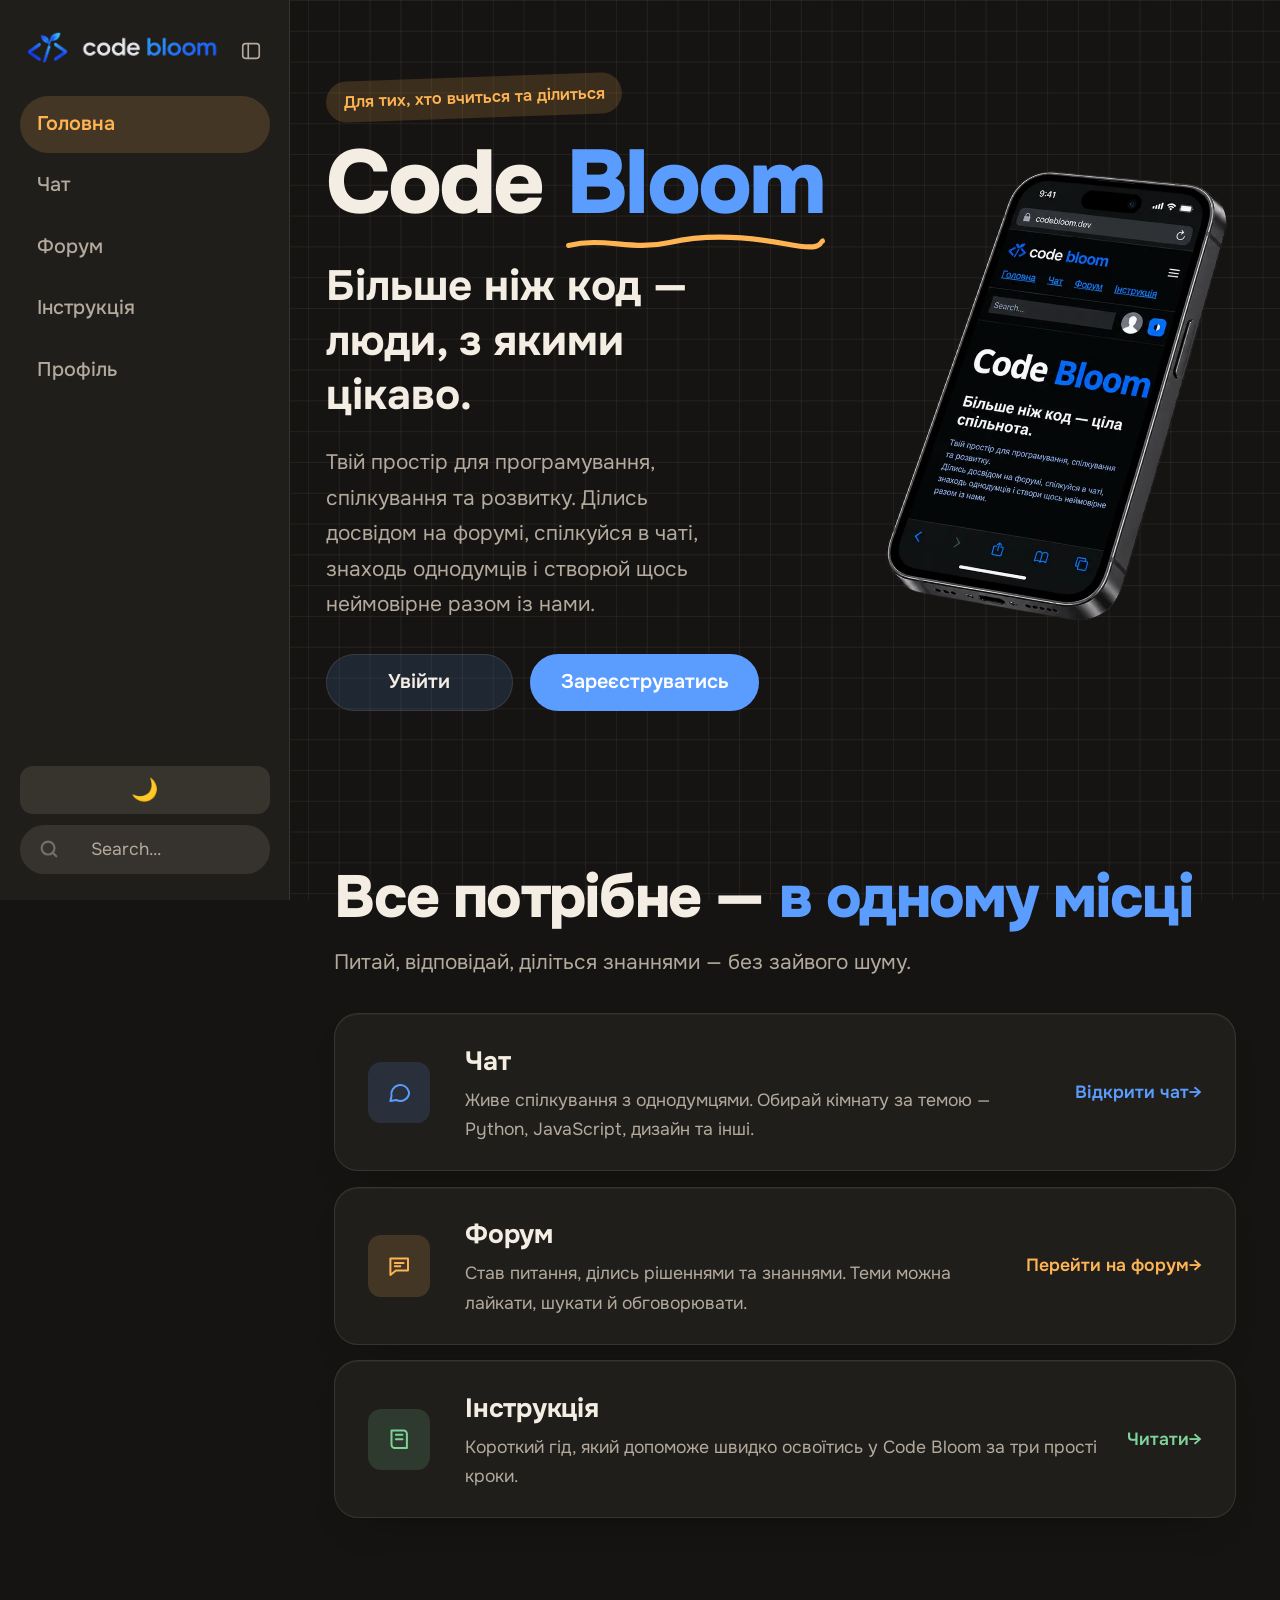
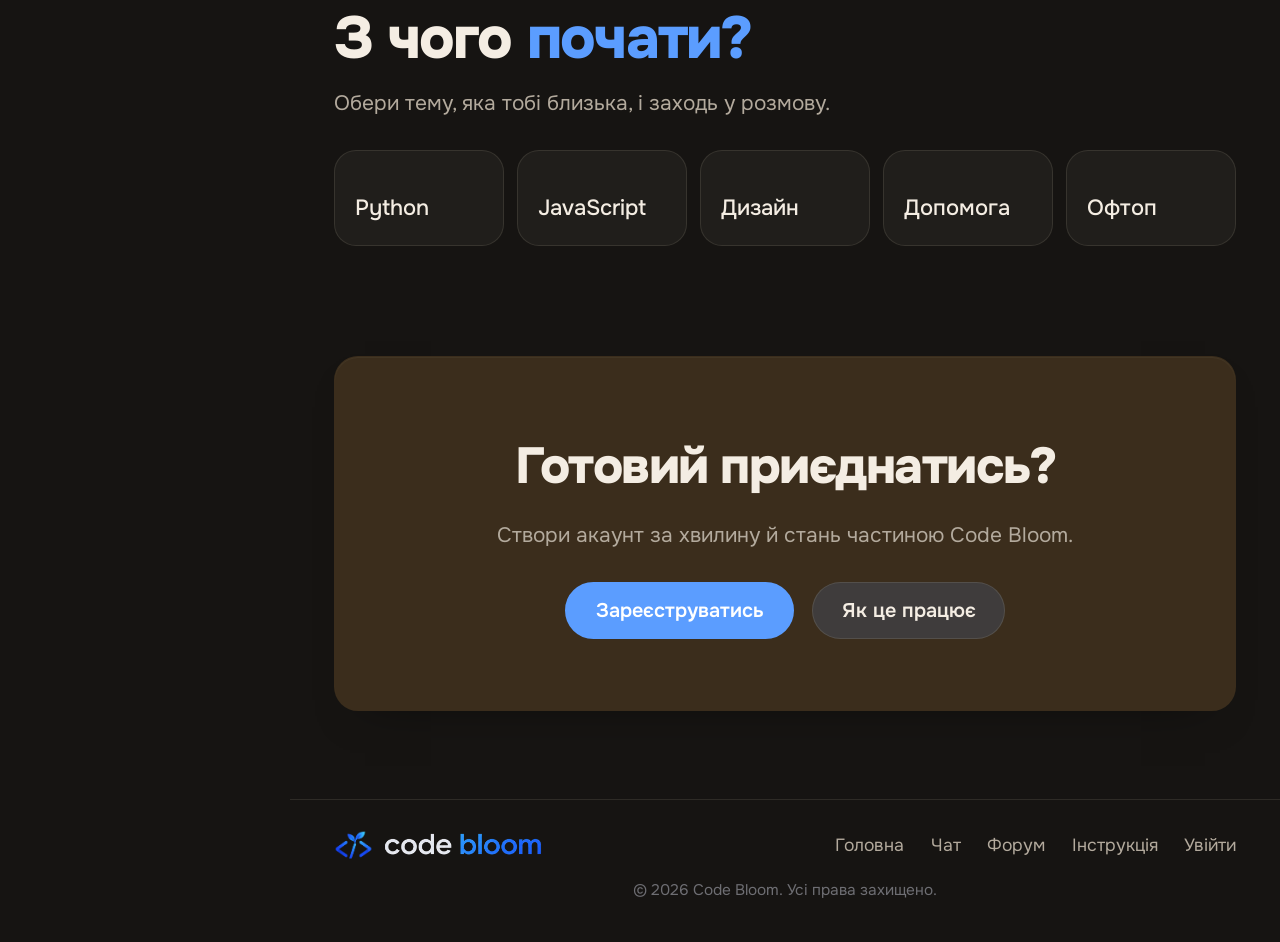
<file: index.html>
<!DOCTYPE html>
<html lang="uk">
  <head>
    <meta charset="UTF-8">
    <meta name="viewport" content="width=device-width, initial-scale=1.0">
    <title>Code Bloom</title>
    <link rel="stylesheet" href="../css/style.css">
    <link rel="stylesheet" href="../css/header.css">
    <link rel="stylesheet" href="../css/theme.css?v=3">
    
    <script src="../js/theme.js?v=4"></script>
    <script src="../js/session.js?v=4"></script>
  <link rel="preconnect" href="https://fonts.googleapis.com">
    <link rel="stylesheet" href="https://fonts.googleapis.com/css2?family=Onest:wght@400;500;600;700;800&display=swap">
    <script src="../js/sidebar.js?v=4"></script>
    <link rel="stylesheet" href="../css/human.css">
    <link rel="stylesheet" href="../css/responsive.css?v=5">
  </head>
  <body>
    <div class="header">
        <div class="left_part">
            <div class="logo_div">
                <a href="index.html"><img class="logo_img" src="../images/logo_main.png" alt=""> <img class="logo_img" src="../images/logo_text_main.png" alt=""></a>
            </div>
        </div>
        <div class="middle_part">
            <a class="header_link" href="index.html" aria-current="page">Головна</a>
            <a class="header_link" href="chat.html">Чат</a>
            <a class="header_link" href="forum.html">Форум</a>
            <a class="header_link" href="ins.html">Інструкція</a>
            <a class="header_link" href="profile.html">Профіль</a>
        </div>
        <div class="right_part">
            <input class="search_input" type="search" placeholder="    Search...">
            <a class="avatar_link user-only" href="profile.html" aria-label="Профіль"><img height="60px" src="../images/images.png" alt=""></a>
            <button class="logout user-only js-logout" type="button">Вийти</button>
            <button class="theme_switch">🌓</button>
        </div>
    </div>
    
    <main>
        <div class="hero_wrap">
            <section class="hero">
                <div class="hero-left">
                    <p class="hero-badge">Для тих, хто вчиться та ділиться</p>
                    <h1 class="hero-title">
                        Code <span>Bloom</span>
                    </h1>
                </div>

                <div class="hero-right">
                    <h2>Більше ніж код — люди, з якими цікаво.</h2>
                    <p>
                        Твій простір для програмування, спілкування та розвитку.
                        Ділись досвідом на форумі, спілкуйся в чаті,
                        знаходь однодумців і створюй щось неймовірне разом із нами.
                    </p>
                </div>

                <div class="auth-buttons guest-only">
                    <a href="login.html" class="btn btn-login">Увійти</a>
                    <a href="register.html" class="btn btn-register">Зареєструватись</a>
                </div>
                <div class="auth-buttons user-only">
                    <a href="chat.html" class="btn btn-register">Відкрити чат</a>
                    <a href="forum.html" class="btn btn-login">Перейти на форум</a>
                </div>
            </section>

            <div class="phone_img">
                <img src="../images/phone_main.webp" width="1100" height="825" alt="Code Bloom на телефоні">
            </div>
        </div>

        <section class="block" id="features">
            <h2 class="block-title">Все потрібне — <span>в одному місці</span></h2>
            <p class="block-sub">Питай, відповідай, діліться знаннями — без зайвого шуму.</p>
            <div class="cards">
                <a class="card" href="chat.html">
                    <span class="card-icon"><svg viewBox="0 0 24 24" aria-hidden="true"><path d="M21 12a8 8 0 0 1-11.6 7.1L4 20l1-4.6A8 8 0 1 1 21 12Z"/></svg></span>
                    <h3>Чат</h3>
                    <p>Живе спілкування з однодумцями. Обирай кімнату за темою — Python, JavaScript, дизайн та інші.</p>
                    <span class="card-more">Відкрити чат</span>
                </a>
                <a class="card" href="forum.html">
                    <span class="card-icon"><svg viewBox="0 0 24 24" aria-hidden="true"><path d="M4 5h16v11H9l-5 4V5Z"/><path d="M8 9h8M8 12h5"/></svg></span>
                    <h3>Форум</h3>
                    <p>Став питання, ділись рішеннями та знаннями. Теми можна лайкати, шукати й обговорювати.</p>
                    <span class="card-more">Перейти на форум</span>
                </a>
                <a class="card" href="ins.html">
                    <span class="card-icon"><svg viewBox="0 0 24 24" aria-hidden="true"><path d="M5 4h11a3 3 0 0 1 3 3v13H8a3 3 0 0 1-3-3V4Z"/><path d="M9 8h6M9 12h6"/></svg></span>
                    <h3>Інструкція</h3>
                    <p>Короткий гід, який допоможе швидко освоїтись у Code Bloom за три прості кроки.</p>
                    <span class="card-more">Читати</span>
                </a>
            </div>
        </section>

        <section class="block">
            <h2 class="block-title">З чого <span>почати?</span></h2>
            <p class="block-sub">Обери тему, яка тобі близька, і заходь у розмову.</p>
            <div class="chips">
                <a class="chip" href="forum.html?cat=python">Python</a>
                <a class="chip" href="forum.html?cat=js">JavaScript</a>
                <a class="chip" href="forum.html?cat=design">Дизайн</a>
                <a class="chip" href="forum.html?cat=help">Допомога</a>
                <a class="chip" href="forum.html?cat=offtop">Офтоп</a>
            </div>
        </section>

        <section class="cta">
            <h2 class="guest-only">Готовий приєднатись?</h2>
            <p class="guest-only">Створи акаунт за хвилину й стань частиною Code Bloom.</p>
            <div class="auth-buttons cta-buttons guest-only">
                <a href="register.html" class="btn btn-register">Зареєструватись</a>
                <a href="ins.html" class="btn btn-login">Як це працює</a>
            </div>
            <h2 class="user-only">З поверненням, <span class="js-nick"></span>!</h2>
            <p class="user-only">Обговорення й друзі вже чекають на тебе.</p>
            <div class="auth-buttons cta-buttons user-only">
                <a href="chat.html" class="btn btn-register">Відкрити чат</a>
                <a href="forum.html" class="btn btn-login">Перейти на форум</a>
            </div>
        </section>
    </main>

    <footer class="footer">
        <a class="footer-brand" href="index.html"><img src="../images/logo_main.png" alt=""> <img src="../images/logo_text_main.png" alt="Code Bloom"></a>
        <nav class="footer-links" aria-label="Нижня навігація">
            <a href="index.html">Головна</a>
            <a href="chat.html">Чат</a>
            <a href="forum.html">Форум</a>
            <a href="ins.html">Інструкція</a>
            <a class="guest-only" href="login.html">Увійти</a>
            <a class="user-only js-logout" href="#">Вийти</a>
        </nav>
        <p class="footer-copy">© 2026 Code Bloom. Усі права захищено.</p>
    </footer>
    <script src="../js/script.js"></script>
  </body>
</html>
</file>
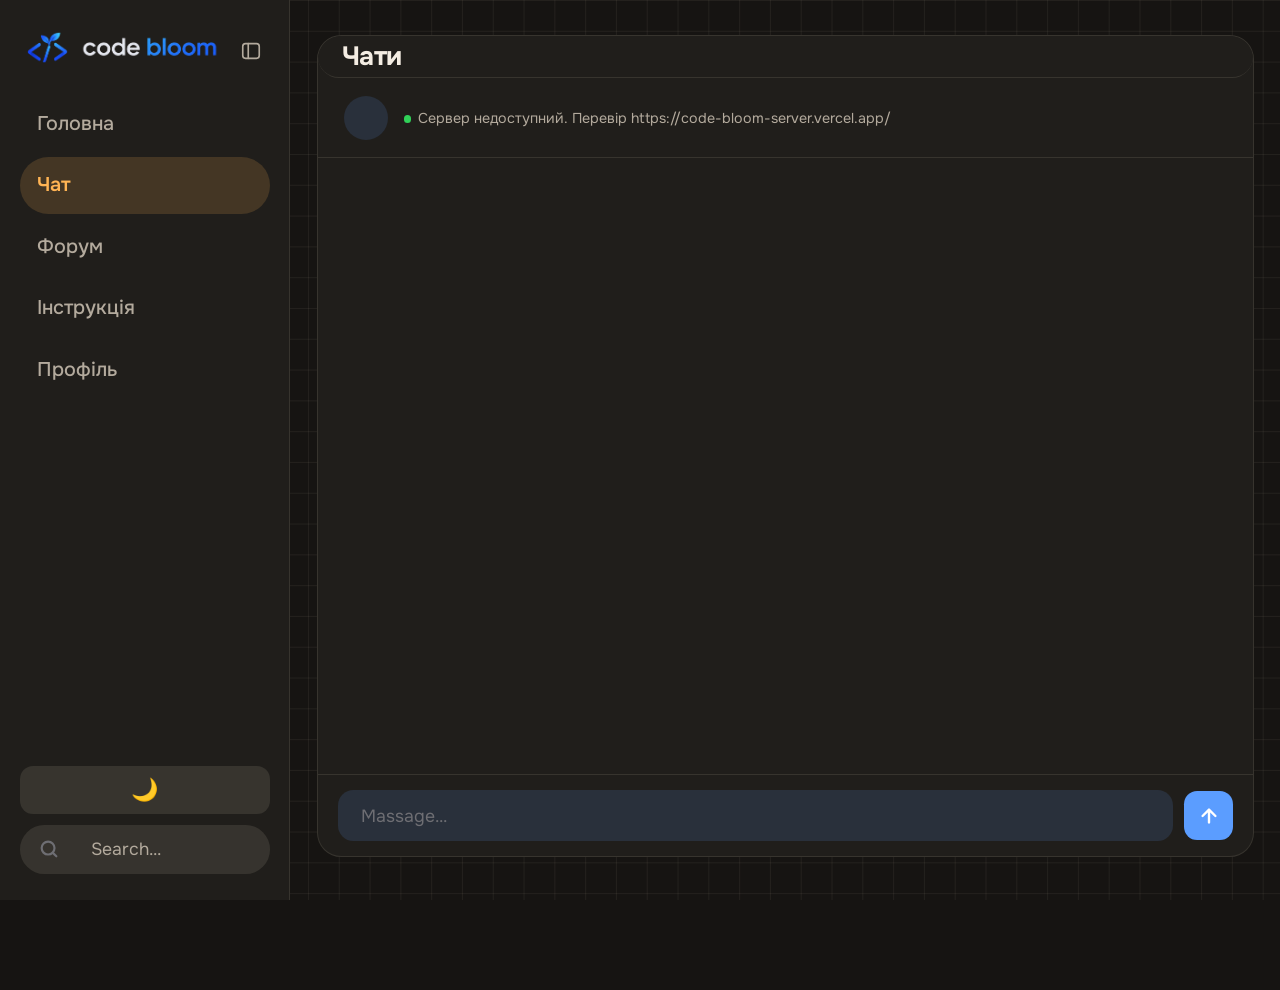
<file: chat.html>
<!DOCTYPE html>
<html lang="uk">
<head>
    <meta charset="UTF-8">
    <meta name="viewport" content="width=device-width, initial-scale=1.0">
    <title>Чат — Code Bloom</title>
    <link rel="stylesheet" href="../css/chat.css?v=6">
    <link rel="stylesheet" href="../css/header.css">
    <link rel="stylesheet" href="../css/theme.css?v=3">
    <script src="../js/theme.js?v=4"></script>
    <script src="../js/session.js?v=4"></script>
<link rel="preconnect" href="https://fonts.googleapis.com">
    <link rel="stylesheet" href="https://fonts.googleapis.com/css2?family=Onest:wght@400;500;600;700;800&display=swap">
    <script src="../js/sidebar.js?v=4"></script>
    <link rel="stylesheet" href="../css/human.css">
    <link rel="stylesheet" href="../css/responsive.css?v=5">
  </head>
<body>
    <div class="header">
        <div class="left_part">
            <div class="logo_div">
                <a href="index.html"><img class="logo_img" src="../images/logo_main.png" alt=""> <img class="logo_img" src="../images/logo_text_main.png" alt=""></a>
            </div>
        </div>
        <div class="middle_part">
            <a class="header_link" href="index.html">Головна</a>
            <a class="header_link" href="chat.html" aria-current="page">Чат</a>
            <a class="header_link" href="forum.html">Форум</a>
            <a class="header_link" href="ins.html">Інструкція</a>
            <a class="header_link" href="profile.html">Профіль</a>
        </div>
        <div class="right_part">
            <input class="search_input" type="search" placeholder="    Search...">
            <a class="avatar_link user-only" href="profile.html" aria-label="Профіль"><img height="60px" src="../images/images.png" alt=""></a>
            <button class="logout user-only js-logout" type="button">Вийти</button>
            <button class="theme_switch">🌓</button>
        </div>
    </div>

    <main>
        <div class="main_chat">
            <aside class="rooms">
                <h2 class="rooms_title">Чати</h2>
                <div class="rooms_list" id="rooms"></div>
            </aside>

            <section class="chat_view">
                <div class="chat_head">
                    <div class="room_icon" id="head_icon"></div>
                    <div>
                        <div class="chat_title" id="head_title"></div>
                        <div class="chat_status" id="head_status"></div>
                    </div>
                </div>

                <div class="chat_massages" id="messages" aria-live="polite"></div>

                <form class="composer" id="composer" autocomplete="off">
                    <input type="text" class="massage_input" placeholder="Massage..." aria-label="Massage">
                    <button class="send" type="submit" aria-label="Надіслати">
                        <svg viewBox="0 0 24 24" fill="none" stroke="currentColor" stroke-width="2.6" stroke-linecap="round" stroke-linejoin="round"><path d="M12 19V5M5 12l7-7 7 7"/></svg>
                    </button>
                </form>
            </section>
        </div>
    </main>

    <script src="../js/api.js?v=7"></script>
    <script src="../js/chat.js?v=6"></script>
</body>
</html>
</file>
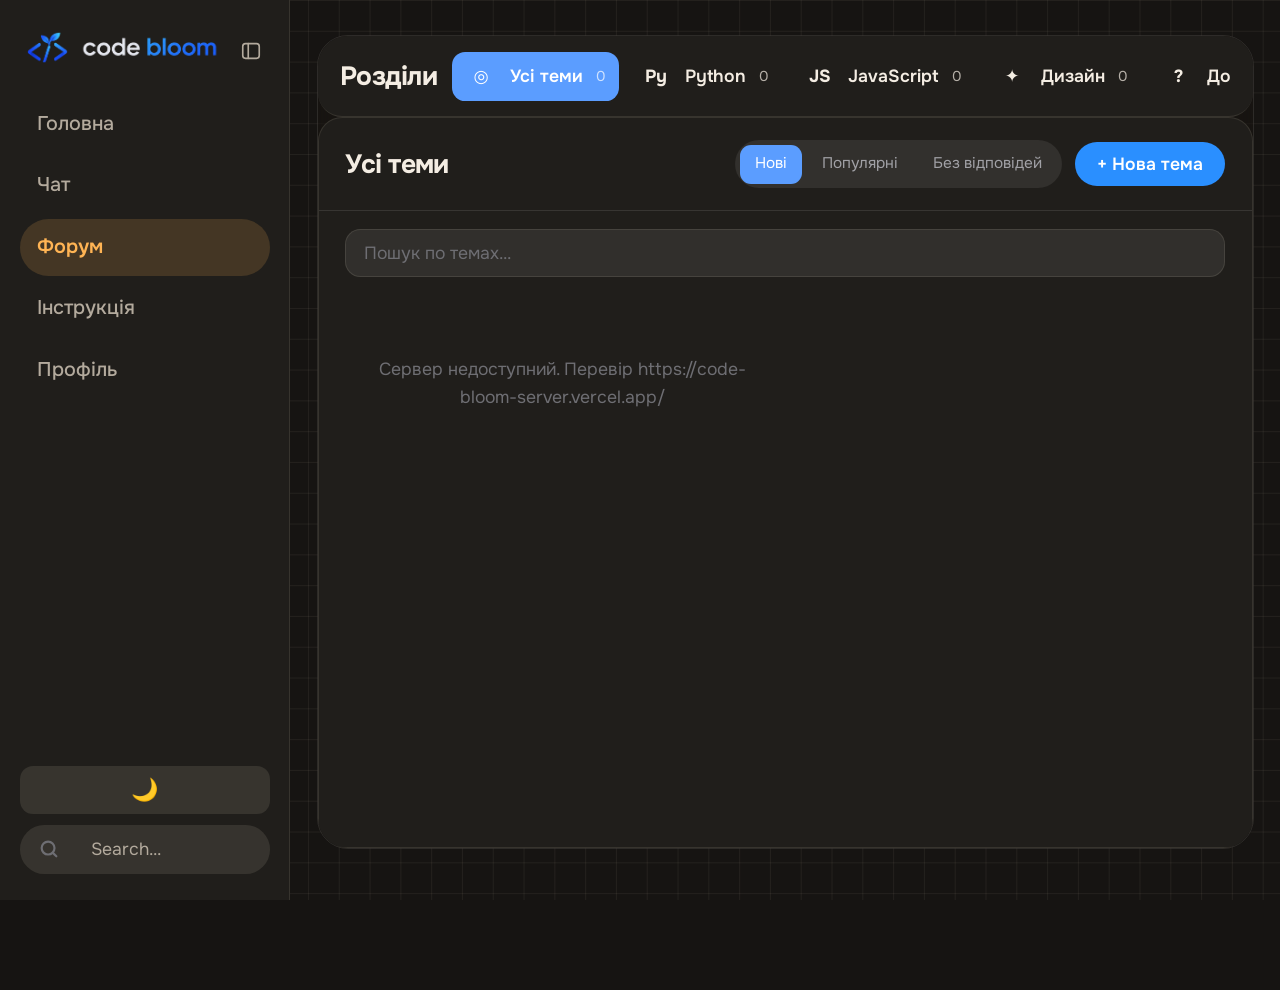
<file: forum.html>
<!DOCTYPE html>
<html lang="uk">
<head>
    <meta charset="UTF-8">
    <meta name="viewport" content="width=device-width, initial-scale=1.0">
    <title>Форум — Code Bloom</title>
    <link rel="stylesheet" href="../css/forum.css?v=3">
    <link rel="stylesheet" href="../css/header.css">
    <link rel="stylesheet" href="../css/theme.css?v=3">
    <script src="../js/theme.js?v=4"></script>
    <script src="../js/session.js?v=4"></script>
<link rel="preconnect" href="https://fonts.googleapis.com">
    <link rel="stylesheet" href="https://fonts.googleapis.com/css2?family=Onest:wght@400;500;600;700;800&display=swap">
    <script src="../js/sidebar.js?v=4"></script>
    <link rel="stylesheet" href="../css/human.css">
    <link rel="stylesheet" href="../css/responsive.css?v=5">
  </head>
<body>
    <div class="header">
        <div class="left_part">
            <div class="logo_div">
                <a href="index.html"><img class="logo_img" src="../images/logo_main.png" alt=""> <img class="logo_img" src="../images/logo_text_main.png" alt=""></a>
            </div>
        </div>
        <div class="middle_part">
            <a class="header_link" href="index.html">Головна</a>
            <a class="header_link" href="chat.html">Чат</a>
            <a class="header_link" href="forum.html" aria-current="page">Форум</a>
            <a class="header_link" href="ins.html">Інструкція</a>
            <a class="header_link" href="profile.html">Профіль</a>
        </div>
        <div class="right_part">
            <input class="search_input" type="search" placeholder="    Search...">
            <a class="avatar_link user-only" href="profile.html" aria-label="Профіль"><img height="60px" src="../images/images.png" alt=""></a>
            <button class="logout user-only js-logout" type="button">Вийти</button>
            <button class="theme_switch">🌓</button>
        </div>
    </div>

    <main>
        <div class="forum">
            <aside class="cats">
                <h2>Розділи</h2>
                <div id="cats_list"></div>
            </aside>

            <section class="board">
                <div class="toolbar">
                    <h1 id="board_title">Усі теми</h1>
                    <div class="tabs">
                        <button class="tab active" type="button" data-sort="new">Нові</button>
                        <button class="tab" type="button" data-sort="popular">Популярні</button>
                        <button class="tab" type="button" data-sort="none">Без відповідей</button>
                    </div>
                    <button class="btn_new" id="btn_new" type="button">+ Нова тема</button>
                </div>
                <div class="filter"><input id="filter" type="search" placeholder="Пошук по темах..." aria-label="Пошук по темах"></div>
                <div class="topics" id="topics"></div>
            </section>
        </div>
    </main>

    <dialog id="view">
        <div class="dlg">
            <div class="dlg_head"><h2 id="view_title"></h2><button class="close" type="button" aria-label="Закрити">✕</button></div>
            <div class="dlg_body" id="view_body"></div>
            <form class="dlg_foot" id="reply_form" autocomplete="off">
                <input id="reply_text" type="text" placeholder="Ваша відповідь..." aria-label="Ваша відповідь">
                <button class="btn_main" type="submit">Надіслати</button>
            </form>
        </div>
    </dialog>

    <dialog id="new">
        <form class="dlg" id="new_form" autocomplete="off">
            <div class="dlg_head"><h2>Нова тема</h2><button class="close" type="button" aria-label="Закрити">✕</button></div>
            <div class="field"><label for="new_title">Заголовок</label><input id="new_title" type="text" placeholder="Про що хочеш поговорити?" required></div>
            <div class="field"><label for="new_cat">Розділ</label><select id="new_cat"></select></div>
            <div class="field"><label for="new_text">Опис</label><textarea id="new_text" placeholder="Розкажи детальніше..."></textarea></div>
            <div class="dlg_actions"><button class="btn_main" type="submit">Опублікувати</button></div>
        </form>
    </dialog>

    <script src="../js/api.js?v=7"></script>
    <script src="../js/forum.js?v=3"></script>
</body>
</html>
</file>
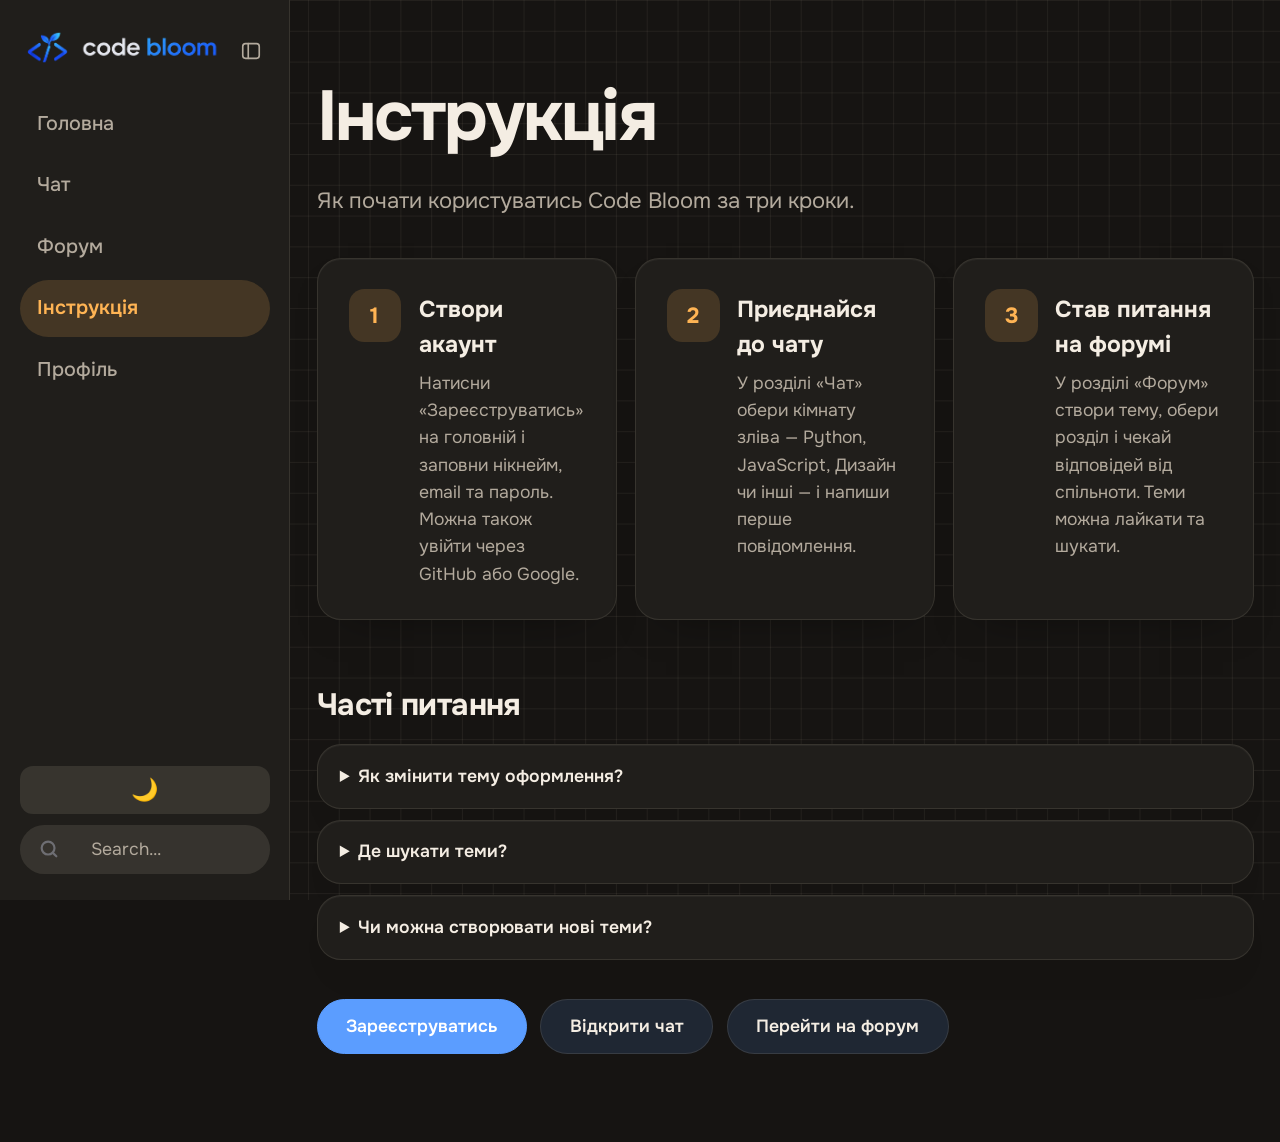
<file: ins.html>
<!DOCTYPE html>
<html lang="uk">
  <head>
    <meta charset="UTF-8">
    <meta name="viewport" content="width=device-width, initial-scale=1.0">
    <title>Instructions for CodeBloom</title>
    <link rel="stylesheet" href="../css/ins.css">
    <link rel="stylesheet" href="../css/header.css">
    <link rel="stylesheet" href="../css/theme.css?v=3">
    <script src="../js/theme.js?v=4"></script>
    <script src="../js/session.js?v=4"></script>
  <link rel="preconnect" href="https://fonts.googleapis.com">
    <link rel="stylesheet" href="https://fonts.googleapis.com/css2?family=Onest:wght@400;500;600;700;800&display=swap">
    <script src="../js/sidebar.js?v=4"></script>
    <link rel="stylesheet" href="../css/human.css">
    <link rel="stylesheet" href="../css/responsive.css?v=5">
  </head>
  <body>    
    <div class="header">
        <div class="left_part">
            <div class="logo_div">
                <a href="index.html"><img class="logo_img" src="../images/logo_main.png" alt=""> <img class="logo_img" src="../images/logo_text_main.png" alt=""></a>
            </div>
        </div>
        <div class="middle_part">
            <a class="header_link" href="index.html">Головна</a>
            <a class="header_link" href="chat.html">Чат</a>
            <a class="header_link" href="forum.html">Форум</a>
            <a class="header_link" href="ins.html" aria-current="page">Інструкція</a>
            <a class="header_link" href="profile.html">Профіль</a>
        </div>
        <div class="right_part">
            <input class="search_input" type="search" placeholder="    Search...">
            <a class="avatar_link user-only" href="profile.html" aria-label="Профіль"><img height="60px" src="../images/images.png" alt=""></a>
            <button class="logout user-only js-logout" type="button">Вийти</button>
            <button class="theme_switch">🌓</button>
        </div>
    </div>
    <main class="doc">
        <h1 class="doc_title">Інструкція</h1>
        <p class="doc_lead">Як почати користуватись Code Bloom за три кроки.</p>

        <ol class="steps">
            <li class="step">
                <div><h2>Створи акаунт</h2>
                <p>Натисни «Зареєструватись» на головній і заповни нікнейм, email та пароль. Можна також увійти через GitHub або Google.</p></div>
            </li>
            <li class="step">
                <div><h2>Приєднайся до чату</h2>
                <p>У розділі «Чат» обери кімнату зліва — Python, JavaScript, Дизайн чи інші — і напиши перше повідомлення.</p></div>
            </li>
            <li class="step">
                <div><h2>Став питання на форумі</h2>
                <p>У розділі «Форум» створи тему, обери розділ і чекай відповідей від спільноти. Теми можна лайкати та шукати.</p></div>
            </li>
        </ol>

        <h2 class="faq_title">Часті питання</h2>
        <details class="faq"><summary>Як змінити тему оформлення?</summary><p>Натисни кнопку 🌙/☀️ у правому верхньому куті. Вибір запам'ятається.</p></details>
        <details class="faq"><summary>Де шукати теми?</summary><p>Введи запит у пошук у верхній панелі й натисни Enter — відкриється форум із результатами.</p></details>
        <details class="faq"><summary>Чи можна створювати нові теми?</summary><p>Так, кнопка «+ Нова тема» є у верхній частині форуму.</p></details>

        <div class="doc_cta">
            <a class="doc_btn primary guest-only" href="register.html">Зареєструватись</a>
            <a class="doc_btn" href="chat.html">Відкрити чат</a>
            <a class="doc_btn" href="forum.html">Перейти на форум</a>
        </div>
    </main>
  </body>
</html>
</file>
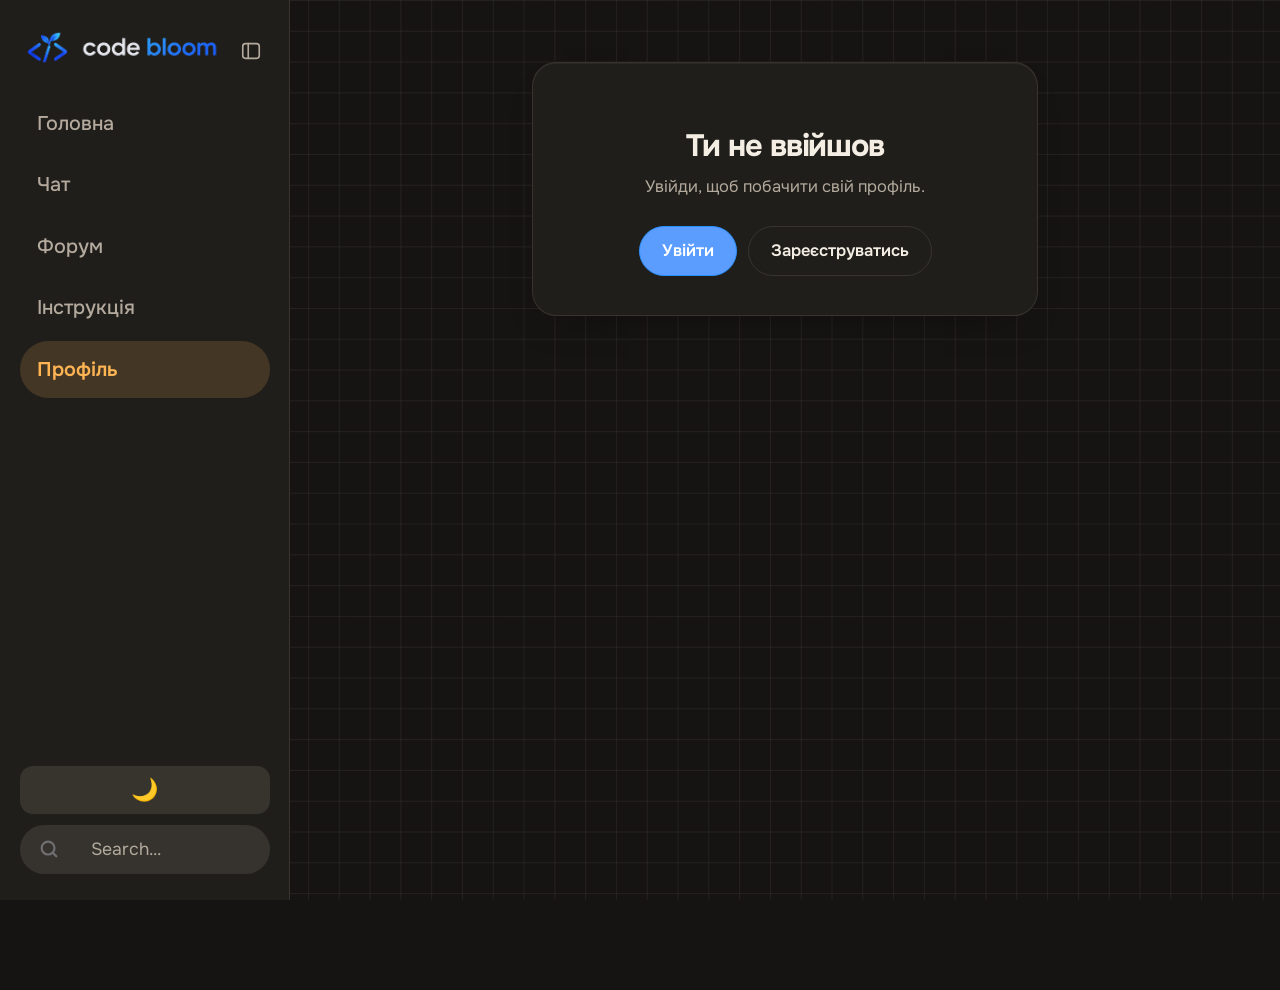
<file: profile.html>
<!DOCTYPE html>
<html lang="uk">
<head>
    <meta charset="UTF-8">
    <meta name="viewport" content="width=device-width, initial-scale=1.0">
    <title>Профіль — Code Bloom</title>
    <link rel="stylesheet" href="../css/profile.css">
    <link rel="stylesheet" href="../css/header.css">
    <link rel="stylesheet" href="../css/theme.css?v=3">
    <script src="../js/theme.js?v=4"></script>
    <script src="../js/session.js?v=4"></script>
<link rel="preconnect" href="https://fonts.googleapis.com">
    <link rel="stylesheet" href="https://fonts.googleapis.com/css2?family=Onest:wght@400;500;600;700;800&display=swap">
    <script src="../js/sidebar.js?v=4"></script>
    <link rel="stylesheet" href="../css/human.css">
    <link rel="stylesheet" href="../css/responsive.css?v=5">
  </head>
<body>
    <div class="header">
        <div class="left_part">
            <div class="logo_div">
                <a href="index.html"><img class="logo_img" src="../images/logo_main.png" alt=""> <img class="logo_img" src="../images/logo_text_main.png" alt=""></a>
            </div>
        </div>
        <div class="middle_part">
            <a class="header_link" href="index.html">Головна</a>
            <a class="header_link" href="chat.html">Чат</a>
            <a class="header_link" href="forum.html">Форум</a>
            <a class="header_link" href="ins.html">Інструкція</a>
            <a class="header_link" href="profile.html" aria-current="page">Профіль</a>
        </div>
        <div class="right_part">
            <input class="search_input" type="search" placeholder="    Search...">
            <a class="avatar_link user-only" href="profile.html" aria-label="Профіль"><img height="60px" src="../images/images.png" alt=""></a>
            <button class="logout user-only js-logout" type="button">Вийти</button>
            <button class="theme_switch">🌓</button>
        </div>
    </div>

    <main class="profile_page">
        <section class="profile_card user-only" id="profile">
            <div class="profile_avatar_wrap">
                <button class="avatar_pick" id="p_avatar_btn" type="button" aria-label="Змінити фото профілю" title="Змінити фото">
                    <img class="profile_avatar" id="p_avatar" src="../images/images.png" alt="Фото профілю">
                    <span class="avatar_cam" aria-hidden="true"><svg viewBox="0 0 24 24"><path d="M4 8h3l2-3h6l2 3h3v11H4z"/><circle cx="12" cy="13" r="3.5"/></svg></span>
                </button>
                <input id="p_avatar_file" type="file" accept="image/*" hidden>
                <button class="p_link" id="p_avatar_remove" type="button" hidden>Прибрати фото</button>
            </div>
            <h1 class="profile_nick"><span id="p_badge"></span><span id="p_nick">…</span></h1>
            <p class="profile_status" id="p_status">Завантаження профілю…</p>
            <div class="profile_main">
                <dl class="profile_info">
                    <div><dt>Нікнейм</dt><dd><span id="p_nick2">—</span><button class="p_edit" id="p_nick_edit" type="button">Змінити</button></dd></div>
                    <div><dt>Email</dt><dd id="p_email">—</dd></div>
                    <div><dt>З нами з</dt><dd id="p_date">—</dd></div>
                </dl>
                <form class="nick_form" id="nick_form" autocomplete="off" hidden>
                    <label for="nick_input">Новий нікнейм</label>
                    <div class="nick_row">
                        <input id="nick_input" type="text" minlength="3" maxlength="32" required spellcheck="false" autocapitalize="off">
                        <button class="btn_p" type="submit">Зберегти</button>
                        <button class="btn_p btn_p_ghost" id="nick_cancel" type="button">Скасувати</button>
                    </div>
                    <small>3–32 символи: літери, цифри та _ . - (без пробілів). Твої повідомлення й теми теж перейдуть на новий нік.</small>
                </form>
                <p class="p_msg" id="p_msg" role="status"></p>
            </div>
            <div class="profile_actions">
                <a class="btn_p" href="chat.html">Відкрити чат</a>
                <a class="btn_p btn_p_ghost" href="forum.html">Форум</a>
                <a class="btn_p" id="p_admin" href="admin.html" hidden>Адмін-панель</a>
                <a class="btn_p btn_p_danger js-logout" href="#">Вийти</a>
            </div>
        </section>

        <section class="profile_card guest-only">
            <h1 class="profile_nick">Ти не ввійшов</h1>
            <p class="profile_status">Увійди, щоб побачити свій профіль.</p>
            <div class="profile_actions">
                <a class="btn_p" href="login.html">Увійти</a>
                <a class="btn_p btn_p_ghost" href="register.html">Зареєструватись</a>
            </div>
        </section>
    </main>

    <script src="../js/api.js?v=7"></script>
    <script src="../js/profile.js?v=4"></script>
</body>
</html>
</file>
<file: css/style.css>
body {
    margin: 0;
    min-height: 100vh;
    width: auto;
    font-family: Arial;
    background-color: black;
    background-image: url("../images/background.png");
    background-size: cover;
    background-attachment: fixed;
}

.header {
    width: 100%;
    height: 100px;
    background-color: rgb(31, 31, 255);
    display: flex;
}

.left_part {
    display: flex;
    flex: 1;
    height: 100%;
    background-color: black;
    flex-direction: row;
}

.middle_part {
    display: flex;
    flex: 2;
    height: 100%;
    background-color: rgb(0, 0, 0);
    align-items: center;
    justify-content: center;
    gap: 4%;
    box-sizing: border-box;
}

.right_part {
    display: flex;
    flex: 1;
    height: 100%;
    background-color: rgb(0, 0, 0);
    align-items: center;
    gap: 10%;
}

.logo_img {
    height: 50px;
    width: auto;
}

.logo_div {
    display: flex;
    align-items: center;
    padding-left: 1.1%;
    box-sizing: border-box;
}

.logo_div a {
    display: flex;
    align-items: center;
}

/* Лінки в хедері: без підкреслення, з плавною лінією при наведенні */
.header_link {
    position: relative;
    display: inline-block;
    font-size: 30px;
    color: rgb(42, 143, 255);
    text-decoration: none;
    padding-bottom: 4px;
    transition: color 0.3s;
}

.header_link::after {
    content: "";
    position: absolute;
    left: 0;
    bottom: 0;
    width: 100%;
    height: 2px;
    border-radius: 2px;
    background-color: rgb(42, 143, 255);
    transform: scaleX(0);
    transform-origin: center;
    transition: transform 0.3s ease;
}

.header_link:hover {
    color: rgb(110, 180, 255);
}

.header_link:hover::after {
    transform: scaleX(1);
}

.search_input {
    height: 45%;
    width: 70%;
}

.theme_switch {
    width: 40px;
    height: 40px;
    margin-left: -10px;
    background-color: rgb(42, 143, 255);
    border-radius: 10px;
    border: none;
    cursor: pointer;
}

.hero {
    display: flex;
    flex-direction: column;
    align-items: flex-start;
    justify-content: center;
    gap: 40px;
    width: 100%;
    max-width: 1400px;
    box-sizing: border-box;
    margin: 100px auto;
    padding: 0 40px;
}

/* Ліва сторона */
.hero-left {
    flex: 1.2;
}

.hero-title {
    font-family: 'Inter', sans-serif;
    font-size: clamp(70px, 8vw, 130px);
    font-weight: 800;
    letter-spacing: -5px;
    line-height: 1.1;
    color: #f5f5f5;
    margin: 0;
    white-space: nowrap;
}

.hero-title span {
    background: linear-gradient(90deg, #2A8FFF, #0057FF);
    -webkit-background-clip: text;
    -webkit-text-fill-color: transparent;
    background-clip: text;
}

/* Права сторона */
.hero-right {
    flex: 1;
    max-width: 550px;
}

.hero-right h2 {
    font-size: clamp(28px, 3vw, 40px);
    font-weight: 750;
    line-height: 1.3;
    color: #ffffff;
    margin: 0 0 20px;
}

.hero-right p {
    font-size: 20px;
    line-height: 1.8;
    color: #a1a1aa;
    margin: 0;
}

.hero_wrap {
    position: relative;
    max-width: 1400px;
    margin: 0 auto;
}

.phone_img {
    position: absolute;
    right: -60px;
    top: 50%;
    transform: translateY(-50%);
    pointer-events: none;
}

.phone_img img {
    display: block;
    height: 650px;
    width: auto;
    max-width: none;
}

/* Кнопки під hero, в одну лінію */
.auth-buttons {
    display: flex;
    flex-direction: row;
    flex-wrap: nowrap;
    justify-content: flex-start;
    align-items: center;
    gap: 16px;
    margin-top: 0;
}

.btn {
    display: inline-flex;
    align-items: center;
    justify-content: center;
    box-sizing: border-box;
    min-width: 170px;
    height: 52px;
    padding: 0 26px;
    border-radius: 10px;
    font-family: inherit;
    font-size: 18px;
    font-weight: 600;
    line-height: 1;
    white-space: nowrap;
    text-decoration: none;
    cursor: pointer;
    transition: background-color 0.2s, color 0.2s, border-color 0.2s, transform 0.1s;
}

.btn:active {
    transform: scale(0.97);
}

/* Увійти — під чорний фон */
.btn-login {
    color: #ffffff;
    background-color: transparent;
    border: 2px solid rgba(255, 255, 255, 0.7);
}

.btn-login:hover {
    background-color: #ffffff;
    color: #000000;
    border-color: #ffffff;
}

/* Зареєструватись — синя */
.btn-register {
    color: #ffffff;
    background-color: rgb(42, 143, 255);
    border: 2px solid rgb(42, 143, 255);
}

.btn-register:hover {
    background-color: rgb(20, 120, 230);
    border-color: rgb(20, 120, 230);
}

/* ---------- Секції під hero ---------- */

.block {
    max-width: 1200px;
    margin: 0 auto;
    padding: 70px 40px 10px;
    text-align: center;
}

.block-title {
    margin: 0;
    font-size: clamp(32px, 4.5vw, 54px);
    font-weight: 800;
    letter-spacing: -2px;
    line-height: 1.1;
    color: #f5f5f5;
}

.block-title span {
    background: linear-gradient(90deg, #2A8FFF, #0057FF);
    -webkit-background-clip: text;
    -webkit-text-fill-color: transparent;
    background-clip: text;
}

.block-sub {
    margin: 14px 0 40px;
    font-size: 20px;
    color: #a1a1aa;
}

.cards {
    display: grid;
    grid-template-columns: repeat(3, minmax(0, 1fr));
    gap: 20px;
    text-align: left;
}

.card {
    display: flex;
    flex-direction: column;
    gap: 10px;
    padding: 30px;
    color: inherit;
    text-decoration: none;
    background: rgba(20, 24, 36, 0.62);
    -webkit-backdrop-filter: blur(24px) saturate(160%);
    backdrop-filter: blur(24px) saturate(160%);
    border: 1px solid rgba(255, 255, 255, 0.1);
    border-radius: 24px;
    transition: transform 0.35s cubic-bezier(0.22, 1, 0.36, 1), border-color 0.25s, box-shadow 0.35s;
}

.card:hover {
    transform: translateY(-6px);
    border-color: rgba(42, 143, 255, 0.5);
    box-shadow: 0 30px 60px -30px rgba(42, 143, 255, 0.45);
}

.card-icon {
    display: grid;
    place-items: center;
    width: 54px;
    height: 54px;
    margin-bottom: 8px;
    font-size: 26px;
    background: linear-gradient(145deg, #4aa3ff, #0057ff);
    border-radius: 16px;
    box-shadow: 0 10px 24px -8px rgba(42, 143, 255, 0.7);
}

.card h3 { margin: 0; font-size: 26px; letter-spacing: -0.5px; color: #fff; }
.card p { margin: 0; font-size: 17px; line-height: 1.6; color: #a1a1aa; flex: 1; }
.card-more { margin-top: 8px; font-weight: 600; color: rgb(42, 143, 255); }
.card-more::after { content: " →"; display: inline-block; transition: transform 0.25s; }
.card:hover .card-more::after { transform: translateX(5px); }

.chips { display: flex; flex-wrap: wrap; justify-content: center; gap: 12px; }

.chip {
    padding: 12px 26px;
    font-size: 18px;
    font-weight: 600;
    color: rgb(110, 180, 255);
    text-decoration: none;
    background: rgba(42, 143, 255, 0.12);
    border: 1px solid rgba(42, 143, 255, 0.35);
    border-radius: 999px;
    transition: background 0.2s, color 0.2s, transform 0.2s;
}

.chip:hover { color: #fff; background: rgb(42, 143, 255); transform: translateY(-3px); }

.cta {
    max-width: 1120px;
    margin: 90px auto 80px;
    padding: 60px 24px;
    text-align: center;
    background: radial-gradient(70% 120% at 50% 0%, rgba(42, 143, 255, 0.28), rgba(20, 24, 36, 0.7));
    border: 1px solid rgba(42, 143, 255, 0.35);
    border-radius: 32px;
    box-sizing: border-box;
}

.cta h2 { margin: 0; font-size: clamp(30px, 4vw, 46px); font-weight: 800; letter-spacing: -1.5px; color: #fff; }
.cta p { margin: 12px 0 28px; font-size: 19px; color: #a1a1aa; }
.cta-buttons { justify-content: center; flex-wrap: wrap; }

.footer {
    display: flex;
    flex-wrap: wrap;
    align-items: center;
    justify-content: space-between;
    gap: 16px 32px;
    max-width: 1400px;
    margin: 0 auto;
    padding: 28px 40px 36px;
    box-sizing: border-box;
    border-top: 1px solid rgba(255, 255, 255, 0.1);
}

.footer-brand { display: flex; align-items: center; gap: 8px; }
.footer-brand img { height: 28px; width: auto; }
.footer-links { display: flex; flex-wrap: wrap; gap: 8px 24px; }
.footer-links a { color: #a1a1aa; text-decoration: none; transition: color 0.2s; }
.footer-links a:hover { color: rgb(110, 180, 255); }
.footer-copy { width: 100%; margin: 0; font-size: 14px; color: #6e6e73; text-align: center; }

/* ---------- Адаптив ---------- */

@media (max-width: 1100px) {
    .phone_img {
        position: static;
        transform: none;
        display: flex;
        justify-content: center;
        padding: 0 20px 20px;
    }
    .phone_img img { height: auto; width: min(100%, 560px); }
}

@media (max-width: 900px) {
    .cards { grid-template-columns: 1fr; }
    .hero { margin: 50px auto; padding: 0 20px; }
    .block { padding: 50px 20px 10px; }
    .footer { padding: 24px 20px 32px; }
}

@media (max-width: 560px) {
    .hero-title { white-space: normal; letter-spacing: -3px; }
    .auth-buttons { flex-wrap: wrap; }
    .cta { margin: 60px 16px; }
}

/* Телефон може виходити за край блоку — без горизонтального скролу */
main { overflow-x: clip; }
</file>
<file: css/header.css>
/* Спільний хедер Code Bloom (підключається після CSS сторінки) */

.header {
    position: sticky;
    top: 0;
    z-index: 100;
    display: grid;
    grid-template-columns: 1fr auto 1fr;
    align-items: center;
    gap: 24px;
    width: 100%;
    height: 76px;
    padding: 0 32px;
    box-sizing: border-box;
    background: rgba(0, 0, 0, 0.62);
    -webkit-backdrop-filter: saturate(180%) blur(22px);
    backdrop-filter: saturate(180%) blur(22px);
    border-bottom: 1px solid rgba(42, 143, 255, 0.22);
    box-shadow: 0 1px 24px -6px rgba(42, 143, 255, 0.35);
}

.header .left_part,
.header .middle_part,
.header .right_part {
    flex: none;
    height: auto;
    background: transparent;
}

.header .left_part { justify-content: flex-start; }

.header .logo_div { padding-left: 0; }

.header .logo_div a {
    gap: 10px;
    transition: opacity 0.25s, transform 0.25s;
}

.header .logo_div a:hover { opacity: 0.85; }
.header .logo_div a:active { transform: scale(0.98); }

.header .logo_img { height: 34px; width: auto; }
.header .logo_img + .logo_img { height: 26px; }

/* Навігація: ненав'язливі пігулки */
.header .middle_part {
    gap: 4px;
    padding: 4px;
    background: rgba(255, 255, 255, 0.05);
    border: 1px solid rgba(255, 255, 255, 0.08);
    border-radius: 999px;
}

.header .header_link {
    padding: 8px 18px;
    font-size: 16px;
    font-weight: 500;
    color: rgba(255, 255, 255, 0.72);
    border-radius: 999px;
    transition: color 0.25s, background 0.25s;
}

.header .header_link::after { display: none; }

.header .header_link:hover {
    color: #fff;
    background: rgba(255, 255, 255, 0.08);
}

.header .header_link[aria-current="page"] {
    color: #fff;
    background: rgb(42, 143, 255);
    box-shadow: 0 6px 18px -6px rgba(42, 143, 255, 0.8);
}

/* Права частина */
.header .right_part {
    justify-content: flex-end;
    gap: 12px;
}

.header .search_input {
    width: 220px;
    max-width: 100%;
    height: 38px;
    padding: 0 16px 0 40px;
    box-sizing: border-box;
    font: inherit;
    font-size: 15px;
    color: #fff;
    background: rgba(255, 255, 255, 0.08)
        url("data:image/svg+xml,%3Csvg xmlns='http://www.w3.org/2000/svg' viewBox='0 0 24 24' fill='none' stroke='%236e6e73' stroke-width='2.4' stroke-linecap='round'%3E%3Ccircle cx='11' cy='11' r='7'/%3E%3Cpath d='m20 20-3.5-3.5'/%3E%3C/svg%3E")
        no-repeat 14px center / 16px;
    border: 1px solid transparent;
    border-radius: 999px;
    outline: none;
    transition: width 0.4s cubic-bezier(0.22, 1, 0.36, 1), background-color 0.25s, border-color 0.25s, box-shadow 0.25s;
}

.header .search_input::placeholder { color: #8e8e93; }

.header .search_input:focus {
    width: 280px;
    background-color: rgba(255, 255, 255, 0.12);
    border-color: rgb(42, 143, 255);
    box-shadow: 0 0 0 4px rgba(42, 143, 255, 0.22);
}

.header .avatar_link { display: flex; border-radius: 50%; }

.header .avatar_link img {
    width: 38px;
    height: 38px;
    border-radius: 50%;
    object-fit: cover;
    box-shadow: 0 0 0 1px rgba(255, 255, 255, 0.18);
    transition: box-shadow 0.25s;
}

.header .avatar_link:hover img { box-shadow: 0 0 0 2px rgb(42, 143, 255); }

.header .theme_switch {
    display: grid;
    place-items: center;
    width: 38px;
    height: 38px;
    margin: 0;
    font-size: 16px;
    background: rgba(255, 255, 255, 0.08);
    border-radius: 50%;
    transition: background 0.25s, transform 0.25s;
}

.header .theme_switch:hover { background: rgba(42, 143, 255, 0.5); }
.header .theme_switch:active { transform: scale(0.92); }

.header a:focus-visible,
.header button:focus-visible {
    outline: 2px solid rgb(42, 143, 255);
    outline-offset: 3px;
}

@media (max-width: 1000px) {
    .header { padding: 0 16px; gap: 12px; }
    .header .search_input,
    .header .search_input:focus { width: 150px; }
    .header .header_link { padding: 8px 12px; font-size: 15px; }
}

@media (max-width: 760px) {
    .header { grid-template-columns: auto 1fr; height: 64px; }
    .header .logo_img + .logo_img,
    .header .search_input { display: none; }
    .header .middle_part { justify-self: end; }
    .header .right_part { display: none; }
    .header .header_link { padding: 6px 10px; font-size: 14px; }
}

/* ---------- Стан входу ---------- */
html:not(.logged-in) .user-only { display: none !important; }
html.logged-in .guest-only { display: none !important; }

.header .logout {
    height: 38px;
    padding: 0 16px;
    font: inherit;
    font-size: 14px;
    font-weight: 600;
    color: rgba(255, 255, 255, 0.85);
    white-space: nowrap;
    background: rgba(255, 255, 255, 0.08);
    border: 1px solid rgba(255, 255, 255, 0.12);
    border-radius: 999px;
    cursor: pointer;
    transition: background 0.2s, color 0.2s;
}

.header .logout:hover { color: #fff; background: rgba(255, 69, 58, 0.55); }

@media (max-width: 1000px) { .header .logout { padding: 0 12px; } }
</file>
<file: css/theme.css>
/* Світла тема. Темна — це оригінальний вигляд сторінок. Хедер лишається темним в обох темах. */

body { transition: background-color 0.3s, color 0.3s; }

html[data-theme="light"] body {
    color: #0b1220;
    background-color: #f2f5fb;
    background-image:
        radial-gradient(55% 45% at 0% 0%, rgba(42, 143, 255, 0.28), transparent 70%),
        radial-gradient(50% 45% at 100% 100%, rgba(0, 87, 255, 0.2), transparent 70%),
        radial-gradient(35% 30% at 100% 0%, rgba(110, 180, 255, 0.2), transparent 70%);
    background-attachment: fixed;
}

/* ---------- Головна ---------- */
html[data-theme="light"] .hero-title { color: #0b1220; }
html[data-theme="light"] .hero-right h2 { color: #0b1220; }
html[data-theme="light"] .hero-right p { color: #4b5563; }

html[data-theme="light"] .btn-login {
    color: #0b1220;
    border-color: rgba(11, 18, 32, 0.6);
}

html[data-theme="light"] .btn-login:hover {
    color: #fff;
    background-color: #0b1220;
    border-color: #0b1220;
}

/* ---------- Чат ---------- */
html[data-theme="light"] .main_chat {
    background: rgba(255, 255, 255, 0.72);
    border-color: rgba(11, 18, 32, 0.1);
    box-shadow: 0 40px 80px -40px rgba(11, 40, 100, 0.35);
}

html[data-theme="light"] .rooms {
    background: rgba(255, 255, 255, 0.55);
    border-color: rgba(11, 18, 32, 0.1);
}

html[data-theme="light"] .room:hover { background: rgba(11, 18, 32, 0.06); }
html[data-theme="light"] .room.active { color: #fff; }
html[data-theme="light"] .room_last { color: #6b7280; }
html[data-theme="light"] .room.active .room_last { color: rgba(255, 255, 255, 0.85); }
html[data-theme="light"] .chat_head,
html[data-theme="light"] .composer { border-color: rgba(11, 18, 32, 0.1); }
html[data-theme="light"] .chat_status { color: #6b7280; }
html[data-theme="light"] .chat_day { color: #8b93a1; }
html[data-theme="light"] .bubble_in { background: #e6e9f0; color: #0b1220; }

html[data-theme="light"] .massage_input {
    color: #0b1220;
    background: rgba(11, 18, 32, 0.06);
}

html[data-theme="light"] .massage_input:focus { background: #fff; }
html[data-theme="light"] .massage_input::placeholder { color: #8b93a1; }

/* ---------- Реєстрація ---------- */
html[data-theme="light"] .register_card {
    color: #0b1220;
    background-color: rgba(255, 255, 255, 0.8);
    border-color: rgba(42, 143, 255, 0.3);
    box-shadow: 0 30px 80px rgba(11, 40, 100, 0.2);
}

html[data-theme="light"] .register_subtitle,
html[data-theme="light"] .divider,
html[data-theme="light"] .login_text { color: #5b6577; }

html[data-theme="light"] .social_button {
    color: #0b1220;
    background-color: #fff;
    border-color: rgba(11, 18, 32, 0.12);
}

html[data-theme="light"] .social_button:hover {
    background-color: #eef4ff;
    border-color: #1a7bff;
}

/* іконка GitHub біла — у світлій темі інвертуємо */
html[data-theme="light"] .social_button img[alt="GitHub"] { filter: invert(1); }

html[data-theme="light"] .divider_line { background-color: rgba(11, 18, 32, 0.12); }
html[data-theme="light"] .form_label { color: #3b4556; }

html[data-theme="light"] .form_input {
    color: #0b1220;
    background-color: #fff;
    border-color: rgba(11, 18, 32, 0.15);
}

html[data-theme="light"] .form_input::placeholder { color: #9aa3b2; }
html[data-theme="light"] .terms_text { color: #6b7280; }
html[data-theme="light"] .terms_text a { color: #3b4556; }
html[data-theme="light"] .login_text { border-top-color: rgba(11, 18, 32, 0.1); }
html[data-theme="light"] .background_decor { opacity: 0.3; }

/* ---------- Хедер у світлій темі: щільніший темний, щоб логотип і пошук читалися ---------- */
html[data-theme="light"] .header {
    background: rgba(8, 12, 24, 0.94);
    box-shadow: 0 8px 30px -12px rgba(11, 40, 100, 0.5);
}

/* ---------- Головна: нові секції у світлій темі ---------- */
html[data-theme="light"] .block-title,
html[data-theme="light"] .card h3,
html[data-theme="light"] .cta h2 { color: #0b1220; }
html[data-theme="light"] .block-sub,
html[data-theme="light"] .card p,
html[data-theme="light"] .cta p { color: #4b5563; }
html[data-theme="light"] .card { background: rgba(255, 255, 255, 0.75); border-color: rgba(11, 18, 32, 0.1); }
html[data-theme="light"] .chip { color: #0a5fd0; }
html[data-theme="light"] .chip:hover { color: #fff; }
html[data-theme="light"] .cta { background: radial-gradient(70% 120% at 50% 0%, rgba(42, 143, 255, 0.25), rgba(255, 255, 255, 0.8)); }
html[data-theme="light"] .footer { border-top-color: rgba(11, 18, 32, 0.12); }
html[data-theme="light"] .footer-links a { color: #4b5563; }
html[data-theme="light"] .footer-copy { color: #8b93a1; }
html[data-theme="light"] .footer-brand img + img { filter: brightness(0.25) saturate(1.4); }

/* Префікси ролей у чаті, форумі та адмінці */
.role_badge { display: inline-block; margin-right: 6px; padding: 1px 7px; font-size: 10px; font-weight: 800; letter-spacing: 0.06em; line-height: 1.5; vertical-align: middle; border-radius: 999px; opacity: 1; }
.role_admin { color: #fff; background: #ff453a; }
.role_vip { color: #3a2400; background: linear-gradient(135deg, #ffd60a, #ff9f0a); }
</file>
<file: css/human.css>
/* Єдиний «людський» стиль для всіх сторінок. Підключається останнім. */
:root {
    --ink: #f4ede3;
    --muted: #b3aa9d;
    --accent: #5b9dff;
    --accent-soft: rgba(91, 157, 255, 0.14);
    --warm: #ffb454;
    --warm-soft: rgba(255, 180, 84, 0.16);
    --leaf: #7ed39a;
    --leaf-soft: rgba(126, 211, 154, 0.15);
    --panel: #201e1b;
    --bg: #161412;
    --line: rgba(255, 238, 215, 0.1);
    --r: 22px;
}
html[data-theme="light"] {
    --ink: #2b2620;
    --muted: #6d655a;
    --accent: #2563d9;
    --accent-soft: rgba(37, 99, 217, 0.1);
    --warm: #c9780f;
    --warm-soft: rgba(233, 150, 30, 0.16);
    --leaf: #2f8f55;
    --leaf-soft: rgba(47, 143, 85, 0.13);
    --panel: #fffaf1;
    --bg: #f5eee2;
    --line: rgba(60, 40, 15, 0.12);
}

body { font-family: 'Onest', system-ui, -apple-system, 'Segoe UI', sans-serif; }
html:not([data-theme="light"]) body { background: #0e1015; }
html[data-theme="light"] body { background: #f7f4ee; }

/* Заголовки: суцільний колір, без градієнтів */
.hero-title, .block-title, .cta h2 { color: var(--ink); letter-spacing: -0.03em; }
.hero-title { font-family: inherit; font-size: clamp(56px, 8vw, 112px); white-space: normal; line-height: 1; }
.hero-title span, .block-title span {
    background: none; -webkit-text-fill-color: currentColor; color: var(--accent);
}
.hero-right h2 { color: var(--ink); font-weight: 700; }
.hero-right p { color: var(--muted); font-size: 19px; line-height: 1.7; }
.hero { margin: 80px auto; gap: 28px; }

/* Кнопки */
.btn { border-radius: 12px; font-weight: 600; }
.btn-register { background: var(--accent); border-color: var(--accent); }
.btn-register:hover { background: var(--accent); border-color: var(--accent); filter: brightness(1.12); }
.btn-login { color: var(--ink); border-color: var(--line); border-width: 1px; background: var(--accent-soft); }
.btn-login:hover { color: var(--ink); background: var(--accent-soft); border-color: var(--accent); }
html[data-theme="light"] .btn-login:hover { color: var(--ink); background: var(--accent-soft); border-color: var(--accent); }

/* Секції */
.block { text-align: left; }
.block-sub { color: var(--muted); font-size: 19px; margin-bottom: 32px; }

.card {
    background: var(--panel);
    -webkit-backdrop-filter: none; backdrop-filter: none;
    border: 1px solid var(--line);
    border-radius: 18px;
    padding: 28px;
    box-shadow: none;
}
.card:hover { transform: translateY(-3px); border-color: var(--accent); box-shadow: 0 14px 30px -18px rgba(0, 0, 0, 0.5); }
html[data-theme="light"] .card { background: var(--panel); border-color: var(--line); }
.card h3 { color: var(--ink); font-size: 23px; letter-spacing: -0.01em; }
.card p { color: var(--muted); font-size: 16px; line-height: 1.65; }
.card-icon {
    width: 46px; height: 46px; border-radius: 12px;
    background: var(--accent-soft); box-shadow: none; color: var(--accent);
}
.card-icon svg { width: 24px; height: 24px; fill: none; stroke: currentColor; stroke-width: 1.8; stroke-linecap: round; stroke-linejoin: round; }
.card-more { color: var(--accent); }

.chips { justify-content: flex-start; }
.chip { color: var(--ink); background: var(--panel); border: 1px solid var(--line); font-weight: 500; }
.chip:hover { background: var(--accent); border-color: var(--accent); color: #fff; transform: translateY(-2px); }
html[data-theme="light"] .chip { color: var(--ink); }
html[data-theme="light"] .chip:hover { color: #fff; }

.cta {
    text-align: left; padding: 52px 48px;
    background: var(--panel); border: 1px solid var(--line); border-radius: 24px;
}
html[data-theme="light"] .cta { background: var(--panel); }
.cta p { color: var(--muted); }
.cta-buttons { justify-content: flex-start; }

.footer { border-top-color: var(--line); }
.footer-links a { color: var(--muted); }

@media (max-width: 560px) {
    .cta { padding: 36px 24px; }
    .hero-title { font-size: 56px; }
}


/* =========================================================
   Усі сторінки
   ========================================================= */
body, button, input, textarea, select { font-family: 'Onest', system-ui, -apple-system, 'Segoe UI', sans-serif; }
html:not([data-theme="light"]) body { background: var(--bg) !important; background-image: none !important; color: var(--ink); }
html[data-theme="light"] body { background: var(--bg) !important; background-image: none !important; color: var(--ink); }
.background_decor { display: none !important; }

/* Хедер: плоский, без свічення */
.header {
    background: var(--panel) !important;
    -webkit-backdrop-filter: none; backdrop-filter: none;
    border-bottom: 1px solid var(--line);
    box-shadow: none !important;
}
.header .middle_part { background: transparent; border: none; gap: 6px; }
.header .header_link { color: var(--muted); font-weight: 500; }
.header .header_link:hover { color: var(--ink); background: var(--accent-soft); }
.header .header_link[aria-current="page"] { color: var(--accent); background: var(--accent-soft); box-shadow: none; }
.header .search_input { color: var(--ink); background-color: var(--accent-soft); }
.header .search_input::placeholder { color: var(--muted); }
.header .search_input:focus { box-shadow: none; }
.header .theme_switch, .header .logout { color: var(--ink); background: var(--accent-soft); border: none; }
.header .theme_switch:hover { background: var(--accent-soft); filter: brightness(1.3); }
html[data-theme="light"] .header .logo_img + .logo_img,
html[data-theme="light"] .footer-brand img + img { filter: brightness(0.2); }

/* ---------- Чат ---------- */
.main_chat, .rooms {
    background: var(--panel) !important;
    -webkit-backdrop-filter: none; backdrop-filter: none;
    border-color: var(--line) !important;
    box-shadow: none !important;
}
.main_chat { border-radius: 20px; }
.rooms_title { color: var(--ink); }
.room { border-radius: 12px; color: var(--ink); }
.room:hover { background: var(--accent-soft) !important; }
.room.active { background: var(--accent) !important; color: #fff; }
.room_icon { background: var(--accent-soft) !important; color: var(--accent); }
.room.active .room_icon { background: rgba(255, 255, 255, 0.22) !important; color: #fff; }
.chat_head, .composer { border-color: var(--line) !important; }
.chat_title { color: var(--ink); }
.chat_status, .room_last { color: var(--muted) !important; }
.room.active .room_last { color: rgba(255, 255, 255, 0.85) !important; }
.bubble { border-radius: 16px; }
.bubble_in { background: var(--accent-soft) !important; color: var(--ink) !important; }
.bubble_out { background: var(--accent) !important; color: #fff; }
.massage_input { color: var(--ink) !important; background: var(--accent-soft) !important; border-radius: 14px; }
.massage_input:focus { box-shadow: none; border-color: var(--accent); }
.send { background: var(--accent); border-radius: 12px; }

/* ---------- Форум ---------- */
.forum { background: transparent !important; box-shadow: none !important; }
.cats, .board { background: var(--panel) !important; border: 1px solid var(--line) !important; border-radius: 18px; -webkit-backdrop-filter: none; backdrop-filter: none; box-shadow: none !important; }
.cat { border-radius: 12px; }
.cat:hover { background: var(--accent-soft) !important; }
.cat.active { background: var(--accent) !important; color: #fff; }
.topic { background: transparent !important; border: 1px solid var(--line) !important; border-radius: 14px; }
.topic:hover { background: var(--accent-soft) !important; border-color: var(--accent) !important; }
.t_title, .toolbar h1 { color: var(--ink); }
.t_meta { color: var(--muted); }
.tab { border-radius: 10px; }
.tab.active { background: var(--accent) !important; color: #fff; }
.tag { background: var(--accent-soft) !important; color: var(--accent) !important; border-radius: 8px; }
.like.on { color: var(--accent); }
dialog { border-radius: 20px !important; }
.field input, .field textarea, .field select, .dlg_foot input, .filter { color: var(--ink); background: var(--accent-soft) !important; border-radius: 12px; }

/* ---------- Вхід / реєстрація ---------- */
.register_card, html[data-theme="light"] .register_card {
    background: var(--panel) !important;
    color: var(--ink) !important;
    border: 1px solid var(--line) !important;
    border-radius: 20px;
    box-shadow: 0 24px 60px -30px rgba(0, 0, 0, 0.5) !important;
    -webkit-backdrop-filter: none; backdrop-filter: none;
    font-family: inherit;
}
.register_title { font-weight: 700; letter-spacing: -0.02em; text-align: left; }
.register_subtitle, .login_text, .divider, .terms_text { color: var(--muted) !important; text-align: left; }
.form_label { color: var(--ink) !important; }
.form_input, html[data-theme="light"] .form_input { color: var(--ink) !important; background: var(--accent-soft) !important; border: 1px solid var(--line) !important; border-radius: 12px; }
.form_input:focus { border-color: var(--accent) !important; box-shadow: none !important; }
.social_button, html[data-theme="light"] .social_button { color: var(--ink) !important; background: transparent !important; border: 1px solid var(--line) !important; border-radius: 12px; }
.social_button:hover { border-color: var(--accent) !important; background: var(--accent-soft) !important; }
.register_button { background: var(--accent) !important; border-radius: 12px; box-shadow: none !important; }
.divider_line { background: var(--line) !important; }

/* ---------- Інструкція ---------- */
.doc_title { color: var(--ink); letter-spacing: -0.03em; }
.doc_lead { color: var(--muted) !important; }
.step, .faq, html[data-theme="light"] .faq {
    background: var(--panel) !important; border: 1px solid var(--line) !important; border-radius: 16px;
    -webkit-backdrop-filter: none; backdrop-filter: none; box-shadow: none !important;
}
.step h2, .faq summary, .faq_title { color: var(--ink); }
.step p, .faq p { color: var(--muted); }
.step::before { background: var(--accent-soft) !important; color: var(--accent) !important; box-shadow: none !important; }
.doc_btn, html[data-theme="light"] .doc_btn { color: var(--ink); background: var(--accent-soft); border: 1px solid var(--line); border-radius: 12px; }
.doc_btn.primary, html[data-theme="light"] .doc_btn.primary { color: #fff; background: var(--accent); border-color: var(--accent); }

/* ---------- Профіль ---------- */
.profile_card, html[data-theme="light"] .profile_card {
    background: var(--panel) !important; border: 1px solid var(--line) !important; border-radius: 20px;
    -webkit-backdrop-filter: none; backdrop-filter: none; box-shadow: none !important; color: var(--ink);
}
.profile_nick { color: var(--ink); letter-spacing: -0.02em; }
.profile_status, .profile_info dt, html[data-theme="light"] .profile_info dt { color: var(--muted); }
.profile_info dd { color: var(--ink); }
.profile_info div, html[data-theme="light"] .profile_info div { border-color: var(--line) !important; }
.btn_p { background: var(--accent); border-radius: 12px; }
.btn_p_ghost, html[data-theme="light"] .btn_p_ghost { color: var(--ink); background: transparent; border: 1px solid var(--line); border-radius: 12px; }

/* ---------- Адмінка ---------- */
.admin, html[data-theme="light"] .admin { color: var(--ink); }
.adm_box, html[data-theme="light"] .adm_box { background: var(--panel) !important; border: 1px solid var(--line) !important; border-radius: 16px; -webkit-backdrop-filter: none; backdrop-filter: none; box-shadow: none !important; }
.adm_tab { border-radius: 10px; color: var(--muted); }
.adm_tab.active, html[data-theme="light"] .adm_tab.active { background: var(--accent) !important; color: #fff; }
.adm_form input { color: var(--ink); background: var(--accent-soft) !important; border-radius: 10px; }
.adm_btn { background: var(--accent); border-radius: 10px; }
.adm_list li, html[data-theme="light"] .adm_list li { border-color: var(--line) !important; }
.adm_list li.sel { background: var(--accent-soft) !important; }

/* =========================================================
   Інше розташування
   ========================================================= */

/* Хедер: лого → навігація зліва, пошук і дії справа */
.header { grid-template-columns: auto 1fr auto; gap: 40px; }
.header .middle_part { justify-self: start; }

/* Головна: текст і телефон у двох колонках */
.hero_wrap {
    display: grid;
    grid-template-columns: minmax(0, 1.1fr) minmax(0, 0.9fr);
    align-items: center;
    gap: 24px;
    padding: 0 40px;
    box-sizing: border-box;
}
.hero { margin: 70px 0; padding: 0; max-width: none; }
.phone_img { position: static; transform: none; display: flex; justify-content: center; }
.phone_img img { height: auto; max-height: 600px; width: auto; max-width: 100%; transform: rotate(4deg); }

/* Можливості: одна велика картка і дві поруч */
.block { max-width: 1200px; padding: 70px 40px 10px; }
#features .cards { grid-template-columns: 1.25fr 1fr; grid-auto-rows: auto; }
#features .card:first-child { grid-row: span 2; padding: 40px; justify-content: flex-end; }
#features .card:first-child h3 { font-size: 34px; }
#features .card:first-child p { font-size: 18px; flex: 0; }
#features .card:first-child .card-icon { width: 60px; height: 60px; margin-bottom: auto; }

/* Напрямки: заголовок зліва, теми справа */
.block:not(#features) {
    display: grid;
    grid-template-columns: minmax(0, 1fr) minmax(0, 1.2fr);
    column-gap: 48px;
    align-items: center;
}
.block:not(#features) .block-sub { margin-bottom: 0; }
.block:not(#features) .chips { grid-column: 2; grid-row: 1 / span 2; }

/* Заклик: текст зліва, кнопки справа */
.cta {
    display: grid;
    grid-template-columns: minmax(0, 1fr) auto;
    column-gap: 40px;
    align-items: center;
}
.cta h2, .cta p { grid-column: 1; }
.cta .cta-buttons { grid-column: 2; grid-row: 1 / span 2; margin: 0; }
.cta p { margin-bottom: 0; }

@media (max-width: 900px) {
    .header { gap: 16px; }
    .hero_wrap { grid-template-columns: 1fr; padding: 0 20px; }
    .phone_img img { transform: none; max-height: 480px; }
    #features .cards { grid-template-columns: 1fr; }
    #features .card:first-child { grid-row: auto; }
    .block:not(#features), .cta { grid-template-columns: 1fr; }
    .block:not(#features) .chips { grid-column: 1; grid-row: auto; margin-top: 24px; }
    .cta .cta-buttons { grid-column: 1; grid-row: auto; margin-top: 24px; }
}
@media (max-width: 760px) {
    .header { grid-template-columns: auto 1fr; }
}
.hero_wrap { max-width: 1200px; }

/* Більший хедер і телефон */
.header { height: 96px; padding: 0 40px; }
.header .logo_img { height: 46px; }
.header .logo_img + .logo_img { height: 36px; }
.header .header_link { font-size: 20px; padding: 11px 24px; }
.header .search_input { height: 48px; width: 260px; font-size: 17px; padding-left: 46px; background-size: 20px; background-position: 16px center; }
.header .search_input:focus { width: 320px; }
.header .avatar_link img { width: 48px; height: 48px; }
.header .theme_switch { width: 48px; height: 48px; font-size: 20px; }
.header .logout { height: 48px; font-size: 16px; padding: 0 20px; }

.hero_wrap { max-width: 1320px; grid-template-columns: minmax(0, 1fr) minmax(0, 1fr); }
.phone_img img { max-height: none; width: min(100%, 720px); }

@media (max-width: 1000px) {
    .header { height: 72px; padding: 0 16px; }
    .header .logo_img { height: 36px; }
    .header .logo_img + .logo_img { height: 28px; }
    .header .header_link { font-size: 16px; padding: 8px 14px; }
    .header .search_input, .header .search_input:focus { width: 160px; height: 40px; }
}
@media (max-width: 900px) { .phone_img img { width: min(100%, 560px); } }
@media (max-width: 760px) { .header { height: 64px; } }
.hero_wrap { grid-template-columns: minmax(0, 0.9fr) minmax(0, 1.1fr); }
.hero-title { font-size: clamp(52px, 6.4vw, 96px); white-space: nowrap; }
.phone_img img { width: min(125%, 900px); max-width: none; margin-right: -8%; }
@media (max-width: 900px) { .phone_img img { width: min(100%, 600px); margin-right: 0; } .hero-title { white-space: normal; } }

/* Форум: пошук по темах — лише саме поле, без підкладки */
.filter { background: none !important; border-radius: 0; }
.filter input { width: 100%; box-sizing: border-box; height: 44px; padding: 0 16px; border: 1px solid var(--line); outline: none; }
.filter input:focus { border-color: var(--accent); box-shadow: none; }

/* =========================================================
   Бокова панель замість верхнього хедера (десктоп)
   ========================================================= */
@media (min-width: 901px) {
    body { padding-left: 264px; box-sizing: border-box; }

    .header {
        position: fixed; top: 0; left: 0; bottom: 0;
        width: 264px; height: 100vh !important;
        display: flex !important; flex-direction: column; align-items: stretch;
        gap: 28px; padding: 28px 18px 24px !important;
        box-sizing: border-box; overflow-y: auto;
        border-bottom: none; border-right: 1px solid var(--line);
    }
    .header .left_part, .header .middle_part, .header .right_part { width: 100%; }
    .header .logo_img { height: 38px; }
    .header .logo_img + .logo_img { height: 30px; }
    .header .logo_div { padding-left: 6px; }

    .header .middle_part {
        flex-direction: column; align-items: stretch; justify-content: flex-start;
        justify-self: stretch; gap: 4px; padding: 0; flex: 1;
    }
    .header .header_link { display: block; font-size: 18px; padding: 12px 16px; border-radius: 12px; }

    .header .right_part {
        flex-direction: column-reverse; align-items: stretch; justify-content: flex-start; gap: 10px;
    }
    .header .search_input, .header .search_input:focus { width: 100%; height: 44px; font-size: 16px; }
    .header .theme_switch, .header .logout { width: 100%; height: 44px; border-radius: 12px; }
    .header .avatar_link { align-self: flex-start; }
    .header .avatar_link img { width: 44px; height: 44px; }

    .hero_wrap { padding: 0 32px; }
    .main_chat { height: calc(100vh - 80px) !important; }
    .forum { min-height: calc(100vh - 88px) !important; }
    .register_card { margin: 0 auto; }
}

/* Кнопка згортання панелі */
.sidebar_toggle { display: none; }
@media (min-width: 901px) {
    body, .header { transition: padding-left 0.3s cubic-bezier(0.22, 1, 0.36, 1), transform 0.3s cubic-bezier(0.22, 1, 0.36, 1); }
    .sidebar_toggle {
        position: fixed; top: 20px; left: 276px; z-index: 120;
        display: grid; place-items: center; width: 40px; height: 40px; padding: 0;
        color: var(--muted); background: var(--panel); border: 1px solid var(--line); border-radius: 10px;
        cursor: pointer; transition: left 0.3s cubic-bezier(0.22, 1, 0.36, 1), color 0.2s, background 0.2s;
    }
    .sidebar_toggle:hover { color: var(--ink); background: var(--accent-soft); }
    .sidebar_toggle:focus-visible { outline: 2px solid var(--accent); outline-offset: 2px; }
    .sidebar_toggle svg { width: 20px; height: 20px; fill: none; stroke: currentColor; stroke-width: 1.8; stroke-linecap: round; stroke-linejoin: round; }

    html.sidebar-collapsed body { padding-left: 0; }
    html.sidebar-collapsed .header { transform: translateX(-100%); }
    html.sidebar-collapsed .sidebar_toggle { left: 16px; }
}

/* Кнопка згортання — всередині панелі, праворуч від логотипа */
@media (min-width: 901px) {
    .header .logo_img { height: 31px; }
    .header .logo_img + .logo_img { height: 24px; }
    .sidebar_toggle { left: 210px; top: 28px; width: 36px; height: 36px; background: transparent; border-color: transparent; }
    .sidebar_toggle:hover { background: var(--accent-soft); }
    html.sidebar-collapsed .sidebar_toggle { left: 16px; background: var(--panel); border-color: var(--line); }
}


/* =========================================================
   Повне оновлення: тепліший, м'якший, з характером
   ========================================================= */
body { line-height: 1.55; }
.card, .main_chat, .rooms, .cats, .board, .step, .faq, .profile_card, .register_card, .adm_box, .cta { border-radius: var(--r) !important; }
.btn, .doc_btn, .btn_p, .register_button, .adm_btn { border-radius: 999px !important; }
.card, .cta, .step, .faq, .profile_card, .register_card, .adm_box {
    box-shadow: 0 1px 0 rgba(255, 255, 255, 0.04) inset, 0 18px 40px -28px rgba(0, 0, 0, 0.55) !important;
}
html[data-theme="light"] .card, html[data-theme="light"] .cta, html[data-theme="light"] .step,
html[data-theme="light"] .faq, html[data-theme="light"] .profile_card, html[data-theme="light"] .register_card,
html[data-theme="light"] .adm_box { box-shadow: 0 14px 34px -24px rgba(90, 60, 20, 0.35) !important; }

/* Бокова панель: м'які пігулки, теплий акцент */
.header { background: var(--panel) !important; }
.header .header_link { border-radius: 999px !important; }
.header .header_link[aria-current="page"] { background: var(--warm-soft); color: var(--warm); font-weight: 600; }
.header .search_input, .header .theme_switch, .header .logout { background-color: var(--line); }

/* Головна: бейдж, підкреслення, різнокольорові картки */
.hero-badge {
    display: inline-block; margin: 0 0 18px; padding: 7px 16px;
    font-size: 15px; font-weight: 600; color: var(--warm);
    background: var(--warm-soft); border-radius: 999px; transform: rotate(-2deg);
}
.hero-title span { position: relative; white-space: nowrap; }
.hero-title span::after {
    content: ""; position: absolute; left: 0; right: 0; bottom: -0.12em; height: 0.18em;
    background: no-repeat center / 100% 100% url("data:image/svg+xml,%3Csvg xmlns='http://www.w3.org/2000/svg' viewBox='0 0 200 12' preserveAspectRatio='none'%3E%3Cpath d='M2 8 C 30 2, 50 12, 80 6 S 140 2, 170 7 S 195 6, 198 5' fill='none' stroke='%23ffb454' stroke-width='3.5' stroke-linecap='round'/%3E%3C/svg%3E");
}
#features .card:nth-child(1) .card-icon { background: var(--accent-soft); color: var(--accent); }
#features .card:nth-child(2) .card-icon { background: var(--warm-soft); color: var(--warm); }
#features .card:nth-child(3) .card-icon { background: var(--leaf-soft); color: var(--leaf); }
#features .card:nth-child(2) .card-more { color: var(--warm); }
#features .card:nth-child(3) .card-more { color: var(--leaf); }
#features .card:nth-child(2):hover { border-color: var(--warm); }
#features .card:nth-child(3):hover { border-color: var(--leaf); }
.chip:nth-child(3n+1):hover { background: var(--accent); border-color: var(--accent); }
.chip:nth-child(3n+2):hover { background: var(--warm); border-color: var(--warm); color: #2b2620; }
.chip:nth-child(3n):hover { background: var(--leaf); border-color: var(--leaf); color: #14231a; }
.chip { padding: 13px 24px; }
.cta { background: var(--warm-soft) !important; border-color: transparent !important; }
.cta h2 { letter-spacing: -0.03em; }

/* Чат, форум, інструкція: теплі деталі */
.room.active, .cat.active, .tab.active, .adm_tab.active { background: var(--accent) !important; }
.bubble_out { background: var(--accent) !important; }
.bubble { border-radius: 18px; }
.step::before { background: var(--warm-soft) !important; color: var(--warm) !important; }
.tag { background: var(--warm-soft) !important; color: var(--warm) !important; }
.like.on { color: var(--warm); }
.faq summary { cursor: pointer; }
.register_title, .doc_title, .profile_nick { letter-spacing: -0.035em; }
.cta { width: calc(100% - 80px); max-width: 1120px; }
@media (max-width: 900px) { .cta { width: calc(100% - 32px); } }

/* =========================================================
   Інша перестановка блоків на всіх сторінках (десктоп)
   ========================================================= */
@media (min-width: 901px) {
    /* Чат: список кімнат справа */
    .main_chat { flex-direction: row-reverse; }
    .rooms { border-right: none !important; border-left: 1px solid var(--line) !important; }

    /* Форум: розділи справа */
    .forum { flex-direction: row-reverse; }
    .cats { border-right: none !important; border-left: 1px solid var(--line) !important; }

    /* Інструкція: заголовок зліва, кроки й питання справа */
    .doc { max-width: 1120px; display: grid; grid-template-columns: 300px minmax(0, 1fr); column-gap: 56px; align-items: start; }
    .doc > .doc_title { grid-column: 1; grid-row: 1; position: sticky; top: 56px; }
    .doc > .doc_lead { grid-column: 1; grid-row: 2; margin-top: 0; }
    .doc > .steps { grid-column: 2; grid-row: 1 / span 2; }
    .doc > .faq_title, .doc > .faq, .doc > .doc_cta { grid-column: 2; }

    /* Профіль: аватар і ім'я зліва, дані справа */
    .profile_card#profile {
        max-width: 860px; display: grid; grid-template-columns: 260px minmax(0, 1fr);
        column-gap: 40px; align-items: center; text-align: left;
    }
    #profile .profile_avatar { grid-column: 1; grid-row: 1; justify-self: center; }
    #profile .profile_nick { grid-column: 1; grid-row: 2; text-align: center; }
    #profile .profile_status { grid-column: 1; grid-row: 3; text-align: center; }
    #profile .profile_info { grid-column: 2; grid-row: 1 / span 3; margin: 0; }
    #profile .profile_actions { grid-column: 1 / -1; grid-row: 4; margin-top: 28px; justify-content: center; }

    /* Вхід і реєстрація: привітання зліва, картка справа */
    .page_content { justify-content: center; gap: 80px; }
    .page_content::before {
        content: "Тут приємно вчитись, питати й ділитись знаннями.";
        max-width: 380px; font-size: 44px; font-weight: 800; line-height: 1.12;
        letter-spacing: -0.035em; color: var(--ink);
    }
    .page_content { padding-left: 40px; padding-right: 40px; }
    .register_card { margin: 0; flex: none; }
}
@media (min-width: 901px) { .doc { grid-template-rows: auto 1fr; } .doc > .doc_lead { align-self: start; } }

/* =========================================================
   Інша структура блоків (десктоп)
   ========================================================= */
@media (min-width: 901px) {

    /* ---------- Головна ---------- */
    .hero_wrap { grid-template-columns: minmax(0, 1.05fr) minmax(0, 0.95fr); }
    .phone_img { order: -1; }
    .phone_img img { margin-right: 0; margin-left: -8%; transform: rotate(-5deg); }
    .hero { padding-left: 24px; }

    /* Можливості: широкі рядки замість карток */
    #features .cards { grid-template-columns: 1fr; gap: 14px; }
    #features .card, #features .card:first-child {
        display: grid; grid-template-columns: 64px minmax(0, 1fr) auto; grid-template-rows: auto auto;
        column-gap: 24px; row-gap: 4px; align-items: center; grid-row: auto;
        padding: 24px 30px; justify-content: stretch;
    }
    #features .card .card-icon, #features .card:first-child .card-icon { grid-column: 1; grid-row: 1 / span 2; width: 56px; height: 56px; margin: 0; }
    #features .card h3, #features .card:first-child h3 { grid-column: 2; grid-row: 1; font-size: 24px; align-self: end; }
    #features .card p, #features .card:first-child p { grid-column: 2; grid-row: 2; font-size: 16px; align-self: start; flex: none; }
    #features .card .card-more { grid-column: 3; grid-row: 1 / span 2; margin: 0; white-space: nowrap; }

    /* Напрямки: заголовок зверху, великі плитки в ряд */
    .block:not(#features) { display: block; }
    .block:not(#features) .block-sub { margin-bottom: 28px; }
    .block:not(#features) .chips { display: grid; grid-template-columns: repeat(5, 1fr); gap: 12px; }
    .chip { padding: 36px 18px 18px; font-size: 20px; border-radius: 20px; text-align: left; }

    /* Заклик: по центру, одним стовпчиком */
    .cta { display: block; text-align: center; padding: 64px 40px; }
    .cta .cta-buttons { justify-content: center; margin-top: 28px; }

    /* ---------- Чат: кімнати зверху смугою ---------- */
    .main_chat { flex-direction: column; }
    .rooms { width: 100%; flex-direction: row; align-items: center; border: none !important; border-bottom: 1px solid var(--line) !important; }
    .rooms_title { padding: 0 8px 0 22px; white-space: nowrap; }
    .rooms_list { flex-direction: row; padding: 10px 12px; overflow-x: auto; overflow-y: hidden; }
    .room { width: 230px; flex: none; }
    .chat_view { flex: 1; min-height: 0; }

    /* ---------- Форум: розділи смугою зверху, теми у дві колонки ---------- */
    .forum { flex-direction: column; }
    .cats { width: 100%; display: flex; align-items: center; gap: 14px; padding: 14px 20px; box-sizing: border-box; border: none !important; border-bottom: 1px solid var(--line) !important; }
    .cats h2 { margin: 0; white-space: nowrap; }
    #cats_list { display: flex; gap: 8px; overflow-x: auto; }
    .cat { width: auto; flex: none; }
    .topics { display: grid; grid-template-columns: 1fr 1fr; align-items: stretch; }

    /* ---------- Інструкція: три кроки в ряд ---------- */
    .doc { display: block; max-width: 1100px; }
    .doc > .doc_title { position: static; }
    .doc > .doc_lead { margin: 12px 0 36px; }
    .doc > .steps { grid-template-columns: repeat(3, 1fr); gap: 16px; }
    .doc .step { flex-direction: column; align-items: flex-start; gap: 16px; padding: 28px; }
    .doc > .faq_title { margin-top: 56px; }
    .doc > .doc_cta { margin-top: 36px; }
}
@media (min-width: 901px) { .hero-title { font-size: clamp(44px, 5vw, 78px); } }

/* Верхній екран головної — як раніше: текст зліва, телефон справа */
@media (min-width: 901px) {
    .hero_wrap { grid-template-columns: minmax(0, 0.9fr) minmax(0, 1.1fr); }
    .phone_img { order: 0; }
    .phone_img img { margin-left: 0; margin-right: -8%; transform: rotate(4deg); }
    .hero { padding-left: 0; }
    .hero-title { font-size: clamp(52px, 6.4vw, 96px); }
}

/* Фон у клітинку, як у зошиті */
html:not([data-theme="light"]) body {
    background-image:
        linear-gradient(rgba(255, 238, 215, 0.06) 1px, transparent 1px),
        linear-gradient(90deg, rgba(255, 238, 215, 0.06) 1px, transparent 1px) !important;
    background-size: 28px 28px !important;
    background-attachment: fixed !important;
}
html[data-theme="light"] body {
    background-image:
        linear-gradient(rgba(70, 110, 190, 0.16) 1px, transparent 1px),
        linear-gradient(90deg, rgba(70, 110, 190, 0.16) 1px, transparent 1px) !important;
    background-size: 28px 28px !important;
    background-attachment: fixed !important;
}

/* Масштаб 110% */
html { zoom: 1.1; }
/* vh не враховує zoom — компенсуємо */
@media (min-width: 901px) {
    .header { height: calc(100vh / 1.1) !important; }
    .main_chat { height: calc((100vh - 80px) / 1.1) !important; }
    .forum { min-height: calc((100vh - 88px) / 1.1) !important; }
}
</file>
<file: css/responsive.css>
/* =========================================================
   Адаптація під телефони, планшети й великі екрани.
   Підключається останньою на всіх сторінках, тому перекриває попередні стилі.
   ========================================================= */

/* ---------- Загальне ---------- */
img, svg, video { max-width: 100%; }
.header .avatar_link img { border-radius: 50%; object-fit: cover; }
.menu_toggle { display: none; }

/* Горизонтальні смуги прокрутки (розділи, кімнати, вкладки) — без видимого скролбару */
.cats, #cats_list, .rooms_list, .tabs, .adm_tabs { scrollbar-width: none; }
.cats::-webkit-scrollbar, #cats_list::-webkit-scrollbar, .rooms_list::-webkit-scrollbar,
.tabs::-webkit-scrollbar, .adm_tabs::-webkit-scrollbar { display: none; }

/* Кнопка «Вийти» в профілі: прозора з червоною рамкою (раніше перекривалась синім фоном) */
.btn_p.btn_p_danger { color: #ff6b61; background: transparent !important; border: 1px solid rgba(255, 69, 58, 0.7); }
.btn_p.btn_p_danger:hover { background: rgba(255, 69, 58, 0.2) !important; }

/* ---------- Профіль: фото й редагування ---------- */
.profile_avatar_wrap { display: flex; flex-direction: column; align-items: center; gap: 8px; }
.avatar_pick { position: relative; padding: 0; background: none; border: none; border-radius: 50%; cursor: pointer; }
.avatar_pick:focus-visible { outline: 3px solid var(--accent); outline-offset: 4px; }
.avatar_pick .profile_avatar { display: block; }
.avatar_cam {
    position: absolute; right: 2px; bottom: 2px; display: grid; place-items: center;
    width: 36px; height: 36px; color: #fff; background: var(--accent); border: 3px solid var(--panel); border-radius: 50%;
    transition: transform 0.2s;
}
.avatar_pick:hover .avatar_cam { transform: scale(1.1); }
.avatar_cam svg { width: 17px; height: 17px; fill: none; stroke: currentColor; stroke-width: 2; stroke-linejoin: round; }
.p_link { padding: 4px 8px; font: inherit; font-size: 13px; color: var(--muted); background: none; border: none; cursor: pointer; text-decoration: underline; }
.p_link:hover { color: #ff6b61; }

.profile_nick .role_badge { font-size: 12px; margin-right: 8px; }
.profile_info dd { display: flex; align-items: center; justify-content: flex-end; gap: 10px; flex-wrap: wrap; }
.p_edit {
    padding: 4px 12px; font: inherit; font-size: 13px; font-weight: 600; color: var(--accent);
    background: var(--accent-soft); border: none; border-radius: 999px; cursor: pointer;
}
.p_edit:hover { filter: brightness(1.2); }

.nick_form { margin: 4px 0 0; text-align: left; }
.nick_form[hidden] { display: none; }
.nick_form label { display: block; margin: 0 0 6px; font-size: 14px; font-weight: 600; }
.nick_row { display: flex; flex-wrap: wrap; gap: 8px; }
.nick_row input {
    flex: 1 1 180px; min-width: 0; height: 44px; padding: 0 14px; box-sizing: border-box;
    font: inherit; font-size: 16px; color: var(--ink); background: var(--accent-soft);
    border: 1px solid var(--line); border-radius: 12px; outline: none;
}
.nick_row input:focus { border-color: var(--accent); }
.nick_row .btn_p { cursor: pointer; font-family: inherit; }
.nick_form small { display: block; margin-top: 6px; color: var(--muted); font-size: 13px; line-height: 1.4; }
.p_msg { min-height: 20px; margin: 10px 0 0; font-size: 14px; color: var(--leaf); text-align: left; }
.p_msg.bad { color: #ff6b61; }

@media (min-width: 901px) {
    #profile .profile_avatar_wrap { grid-column: 1; grid-row: 1; justify-self: center; }
    #profile .profile_main { grid-column: 2; grid-row: 1 / span 3; min-width: 0; }
}

/* ---------- Планшети й невеликі ноутбуки (901–1199px) ---------- */
@media (min-width: 901px) and (max-width: 1199px) {
    html { zoom: 1; }
    body { padding-left: 240px; }
    .header { width: 240px; height: 100vh !important; }
    .header .logo_img { height: 28px; }
    .header .logo_img + .logo_img { height: 19px; }
    .sidebar_toggle { left: 196px; }
    .main_chat { height: calc(100vh - 80px) !important; }
    .forum { min-height: calc(100vh - 88px) !important; }
    .topics { grid-template-columns: 1fr !important; }
    .profile_card#profile { grid-template-columns: 220px minmax(0, 1fr); column-gap: 28px; }
    .block:not(#features) .chips { grid-template-columns: repeat(3, 1fr) !important; }
    .page_content { gap: 40px; }
    .page_content::before { font-size: 34px; max-width: 300px; }
}

/* ---------- Великі екрани ---------- */
@media (min-width: 1800px) {
    .main_chat, .forum { max-width: 1500px; margin-left: auto !important; margin-right: auto !important; }
}

/* ---------- Телефони й вузькі вікна (до 900px) ---------- */
@media (max-width: 900px) {
    html { zoom: 1; }
    body { padding-left: 0 !important; overflow-x: hidden; }
    .sidebar_toggle { display: none !important; }

    /* Шапка: логотип + кнопка меню; навігація розгортається під нею */
    .header {
        position: sticky; top: 0; z-index: 100;
        display: flex !important; flex-wrap: wrap; align-items: center;
        width: 100%; height: auto !important; min-height: 60px;
        padding: 8px 16px !important; gap: 0 !important; box-sizing: border-box;
        border-right: none; border-bottom: 1px solid var(--line);
    }
    .header .left_part { flex: 1 1 auto; height: 44px; align-items: center; justify-content: space-between; width: 100%; }
    .header .logo_div { padding-left: 0; }
    .header .logo_img { height: 30px; }
    .header .logo_img + .logo_img { display: inline-block !important; height: 22px; }

    .menu_toggle {
        display: grid; place-items: center; flex: none; width: 44px; height: 44px; padding: 0;
        color: var(--ink); background: var(--line); border: none; border-radius: 12px; cursor: pointer;
    }
    .menu_toggle svg { width: 22px; height: 22px; fill: none; stroke: currentColor; stroke-width: 2; stroke-linecap: round; }
    .menu_toggle path { transition: transform 0.25s, opacity 0.2s; transform-origin: center; }
    html.nav-open .menu_toggle .m1 { transform: translateY(5px) rotate(45deg); }
    html.nav-open .menu_toggle .m2 { opacity: 0; }
    html.nav-open .menu_toggle .m3 { transform: translateY(-5px) rotate(-45deg); }

    .header .middle_part, .header .right_part { display: none !important; }
    html.nav-open .header .middle_part {
        display: flex !important; flex: none; flex-direction: column; align-items: stretch;
        width: 100%; height: auto; gap: 4px; padding: 12px 0 6px;
    }
    html.nav-open .header .header_link { display: block; font-size: 17px; padding: 12px 16px; }
    html.nav-open .header .right_part {
        display: flex !important; flex: none; flex-wrap: wrap; align-items: center;
        width: 100%; height: auto; gap: 10px; padding: 12px 0 6px; border-top: 1px solid var(--line);
    }
    html.nav-open .header .search_input { display: block !important; flex: 1 1 100%; width: 100% !important; height: 44px; font-size: 16px; }
    html.nav-open .header .avatar_link img { width: 44px; height: 44px; }
    html.nav-open .header .logout { flex: 1; height: 44px; border-radius: 12px; }
    html.nav-open .header .theme_switch { width: 44px; height: 44px; margin: 0; border-radius: 12px; }

    /* Поля вводу 16px — інакше iPhone збільшує сторінку при фокусі */
    input, textarea, select { font-size: 16px !important; }

    /* Головна */
    .hero_wrap { grid-template-columns: 1fr !important; gap: 8px; padding: 0 16px !important; }
    .hero { margin: 32px 0 8px !important; padding: 0 !important; }
    .hero-title { font-size: clamp(44px, 13vw, 72px) !important; white-space: normal !important; letter-spacing: -0.04em; }
    .hero-right p { font-size: 17px; }
    .phone_img { order: 0 !important; padding: 0 0 12px; }
    .phone_img img { width: min(100%, 380px) !important; max-width: 100% !important; margin: 0 auto !important; transform: none !important; }
    .auth-buttons { flex-wrap: wrap; }
    .block { padding: 44px 16px 8px !important; }
    #features .card, #features .card:first-child { padding: 22px; }
    #features .card:first-child h3 { font-size: 26px; }
    .block:not(#features) .chips { display: flex !important; flex-wrap: wrap; gap: 10px; }
    .chip { padding: 12px 20px !important; font-size: 16px !important; }
    .cta { width: calc(100% - 32px) !important; margin: 40px auto !important; padding: 36px 22px !important; text-align: left; }

    /* Чат: кімнати смугою зверху, повідомлення на всю висоту екрана */
    .main_chat + *, main { box-sizing: border-box; }
    main:has(.main_chat) { padding: 10px !important; }
    .main_chat { flex-direction: column !important; height: calc(100dvh - 60px - 20px) !important; min-height: 380px; }
    .rooms { width: 100% !important; flex-direction: row; border: none !important; border-bottom: 1px solid var(--line) !important; }
    .rooms_title { display: none; }
    .rooms_list { flex-direction: row; padding: 10px; overflow-x: auto; overflow-y: hidden; }
    .room { width: auto !important; flex: none; padding: 8px 14px 8px 8px; }
    .room_last, .room_badge { display: none; }
    .chat_head { padding: 12px 14px; }
    .chat_massages { padding: 14px 12px; min-height: 0; }
    /* Без min-height: 0 довга історія виштовхує поле вводу за низ екрана */
    .chat_view { flex: 1; min-height: 0; }
    .bubble { max-width: 85%; }
    .composer { padding: 10px; gap: 8px; }
    .massage_input { min-width: 0; }

    /* Форум */
    main:has(.forum) { padding: 10px !important; }
    .forum { flex-direction: column !important; gap: 10px; }
    .cats { width: auto !important; display: flex; align-items: center; padding: 10px 12px !important; overflow-x: auto; border-radius: 16px !important; }
    .cats h2 { display: none; }
    #cats_list { display: flex; gap: 6px; }
    .cat { width: auto !important; flex: none; padding: 8px 14px; white-space: nowrap; }
    .cat .count, .cat .ic { display: none; }
    .board { border-radius: 16px !important; }
    .toolbar { flex-wrap: wrap; gap: 10px; padding: 16px; }
    .toolbar h1 { flex: 1 1 100%; font-size: 22px; }
    .tabs { flex: 1 1 auto; overflow-x: auto; }
    .tab { white-space: nowrap; }
    .btn_new { flex: 1 1 auto; }
    .filter { padding: 0 16px !important; }
    .topics { grid-template-columns: 1fr !important; padding: 12px 16px 16px !important; }
    .topic { gap: 12px; padding: 14px; }
    .stats { display: none; }
    dialog { width: calc(100% - 20px) !important; max-width: 640px; max-height: calc(100dvh - 20px); margin: auto; }
    .dlg { max-height: calc(100dvh - 20px); }
    .dlg_foot { gap: 8px; }

    /* Вхід / реєстрація */
    .page_content { padding: 24px 16px !important; }
    .page_content::before { display: none; }
    .register_card { width: 100% !important; max-width: 460px; margin: 0 auto !important; box-sizing: border-box; }

    /* Інструкція */
    .doc { padding-left: 16px !important; padding-right: 16px !important; }
    .doc > .steps { grid-template-columns: 1fr !important; }

    /* Профіль */
    .profile_page { padding: 24px 12px 40px; }
    .profile_card { padding: 28px 18px; }
    .profile_info div { flex-wrap: wrap; }
    .profile_actions .btn_p { flex: 1 1 140px; text-align: center; }

    /* Адмінка */
    .admin { padding: 20px 12px 48px !important; }
    .admin h1 { font-size: 24px; }
    .adm_tabs { overflow-x: auto; }
    .adm_tab { white-space: nowrap; }
    .adm_cols { grid-template-columns: 1fr !important; }
    .adm_box { padding: 16px; }
    .adm_form { flex-wrap: wrap; }
    .adm_form input { flex: 1 1 160px; }
    .adm_list li { flex-wrap: wrap; }
    .adm_actions { width: 100%; justify-content: flex-start; }
}

/* ---------- Маленькі телефони (до 380px) ---------- */
@media (max-width: 380px) {
    .header { padding: 8px 12px !important; }
    .header .logo_img + .logo_img { display: none !important; }
    .hero-title { font-size: 40px !important; }
    .btn { width: 100%; text-align: center; box-sizing: border-box; }
    .profile_info div { flex-direction: column; gap: 4px; }
    .profile_info dd { justify-content: flex-start; text-align: left; }
}

/* ---------- Телефон горизонтально: невисокий екран ---------- */
@media (max-width: 900px) and (max-height: 500px) {
    .header { position: static; }
    .main_chat { height: calc(100dvh - 20px) !important; min-height: 300px; }
}
</file>
<file: css/chat.css>
body{
    margin: 0;
    min-height: 100vh;
    font-family: Arial;
    color: #f5f5f7;
    background-color: black;
    background-image: url("../images/background.png");
    background-size: cover;
    background-attachment: fixed;
}
.header {
    width: 100%;
    height: 100px;
    background-color: rgb(31, 31, 255);
    display: flex;
}

.left_part {
    display: flex;
    flex: 1;
    height: 100%;
    background-color: black;
    flex-direction: row;
}

.middle_part {
    display: flex;
    flex: 2;
    height: 100%;
    background-color: rgb(0, 0, 0);
    align-items: center;
    justify-content: center;
    gap: 4%;
    box-sizing: border-box;
}

.right_part {
    display: flex;
    flex: 1;
    height: 100%;
    background-color: rgb(0, 0, 0);
    align-items: center;
    gap: 10%;
}

.logo_img {
    height: 50px;
    width: auto;
}

.logo_div {
    display: flex;
    align-items: center;
    padding-left: 1.1%;
    box-sizing: border-box;
}

.logo_div a {
    display: flex;
    align-items: center;
}

/* Лінки в хедері: без підкреслення, з плавною лінією при наведенні */
.header_link {
    position: relative;
    display: inline-block;
    font-size: 30px;
    color: rgb(42, 143, 255);
    text-decoration: none;
    padding-bottom: 4px;
    transition: color 0.3s;
}

.header_link::after {
    content: "";
    position: absolute;
    left: 0;
    bottom: 0;
    width: 100%;
    height: 2px;
    border-radius: 2px;
    background-color: rgb(42, 143, 255);
    transform: scaleX(0);
    transform-origin: center;
    transition: transform 0.3s ease;
}

.header_link:hover {
    color: rgb(110, 180, 255);
}

.header_link:hover::after {
    transform: scaleX(1);
}

.search_input {
    height: 45%;
    width: 70%;
}

.theme_switch {
    width: 40px;
    height: 40px;
    margin-left: -10px;
    background-color: rgb(42, 143, 255);
    border-radius: 10px;
    border: none;
    cursor: pointer;
}

/* ---------- Чат ---------- */

main {
    display: flex;
    justify-content: center;
    padding: 32px 24px 40px;
}

.main_chat {
    display: flex;
    width: 100%;
    max-width: 1200px;
    height: calc(100vh - 76px - 80px);
    min-height: 520px;
    overflow: hidden;
    background: rgba(20, 24, 36, 0.62);
    -webkit-backdrop-filter: blur(24px) saturate(160%);
    backdrop-filter: blur(24px) saturate(160%);
    border: 1px solid rgba(255, 255, 255, 0.1);
    border-radius: 28px;
    box-shadow: 0 40px 80px -40px rgba(0, 0, 0, 0.8);
}

/* Бокова панель із чатами */
.rooms {
    flex: none;
    width: 300px;
    display: flex;
    flex-direction: column;
    background: rgba(0, 0, 0, 0.25);
    border-right: 1px solid rgba(255, 255, 255, 0.1);
}

.rooms_title {
    margin: 0;
    padding: 22px 22px 14px;
    font-size: 24px;
    font-weight: 700;
    letter-spacing: -0.02em;
}

.rooms_list {
    flex: 1;
    display: flex;
    flex-direction: column;
    gap: 4px;
    padding: 0 10px 12px;
    overflow-y: auto;
    scrollbar-width: thin;
    scrollbar-color: rgba(255, 255, 255, 0.2) transparent;
}

.room {
    display: flex;
    align-items: center;
    gap: 12px;
    width: 100%;
    padding: 10px 12px;
    font: inherit;
    color: inherit;
    text-align: left;
    background: transparent;
    border: 0;
    border-radius: 16px;
    cursor: pointer;
    transition: background 0.2s;
}

.room:hover { background: rgba(255, 255, 255, 0.07); }
.room.active { background: rgb(42, 143, 255); }

.room_icon {
    flex: none;
    display: grid;
    place-items: center;
    width: 44px;
    height: 44px;
    font-size: 20px;
    font-weight: 700;
    color: #fff;
    background: linear-gradient(145deg, #4aa3ff, #0057ff);
    border-radius: 50%;
}

.room.active .room_icon { background: rgba(255, 255, 255, 0.22); }

.room_text {
    flex: 1;
    min-width: 0;
    display: flex;
    flex-direction: column;
    gap: 2px;
}

.room_name {
    font-size: 16px;
    font-weight: 600;
}

.room_last {
    overflow: hidden;
    font-size: 13px;
    color: #a1a1a6;
    text-overflow: ellipsis;
    white-space: nowrap;
}

.room.active .room_last { color: rgba(255, 255, 255, 0.8); }

.room_badge {
    flex: none;
    min-width: 20px;
    padding: 1px 6px;
    font-size: 12px;
    font-weight: 700;
    line-height: 18px;
    text-align: center;
    color: #fff;
    background: rgb(42, 143, 255);
    border-radius: 10px;
}

.room.active .room_badge { display: none; }

/* Права частина — вікно чату */
.chat_view {
    flex: 1;
    min-width: 0;
    display: flex;
    flex-direction: column;
}

.chat_head {
    display: flex;
    align-items: center;
    gap: 14px;
    padding: 16px 24px;
    border-bottom: 1px solid rgba(255, 255, 255, 0.1);
}

.chat_head .room_icon { width: 40px; height: 40px; font-size: 18px; }

.chat_title { font-size: 17px; font-weight: 600; line-height: 1.2; }

.chat_status { font-size: 13px; color: #a1a1a6; }

.chat_status::before {
    content: "";
    display: inline-block;
    width: 7px;
    height: 7px;
    margin-right: 6px;
    border-radius: 50%;
    background: #30d158;
}

.chat_massages {
    flex: 1;
    display: flex;
    flex-direction: column;
    gap: 6px;
    padding: 24px;
    overflow-y: auto;
    scrollbar-width: thin;
    scrollbar-color: rgba(255, 255, 255, 0.2) transparent;
}

.chat_day {
    align-self: center;
    margin: 4px 0 12px;
    font-size: 12px;
    color: #6e6e73;
}

.bubble {
    max-width: min(72%, 520px);
    padding: 9px 16px;
    font-size: 16px;
    line-height: 1.35;
    border-radius: 20px;
    overflow-wrap: anywhere;
    animation: pop 0.4s cubic-bezier(0.22, 1, 0.36, 1) both;
}

.bubble_in {
    align-self: flex-start;
    background: #2c2c2e;
    border-bottom-left-radius: 6px;
}

.bubble_out {
    align-self: flex-end;
    color: #fff;
    background: rgb(42, 143, 255);
    border-bottom-right-radius: 6px;
}

@keyframes pop {
    from { opacity: 0; transform: translateY(10px) scale(0.96); }
    to   { opacity: 1; transform: none; }
}

.composer {
    display: flex;
    align-items: center;
    gap: 10px;
    padding: 14px 18px;
    border-top: 1px solid rgba(255, 255, 255, 0.1);
}

.massage_input {
    flex: 1;
    height: 44px;
    padding: 0 20px;
    font: inherit;
    color: #f5f5f7;
    background: rgba(255, 255, 255, 0.08);
    border: 1px solid transparent;
    border-radius: 22px;
    outline: none;
    transition: background 0.2s, border-color 0.2s, box-shadow 0.2s;
}

.massage_input::placeholder { color: #6e6e73; }

.massage_input:focus {
    background: rgba(255, 255, 255, 0.12);
    border-color: rgb(42, 143, 255);
    box-shadow: 0 0 0 4px rgba(42, 143, 255, 0.2);
}

.send {
    flex: none;
    display: grid;
    place-items: center;
    width: 44px;
    height: 44px;
    color: #fff;
    background: rgb(42, 143, 255);
    border: 0;
    border-radius: 50%;
    cursor: pointer;
    transition: background 0.2s, transform 0.2s;
}

.send:hover { background: rgb(74, 163, 255); }
.send:active { transform: scale(0.92); }
.send svg { width: 20px; height: 20px; }

@media (max-width: 800px) {
    main { padding: 12px; }
    .main_chat { flex-direction: column; height: calc(100vh - 64px - 24px); }
    .rooms { width: 100%; flex-direction: row; border-right: 0; border-bottom: 1px solid rgba(255, 255, 255, 0.1); }
    .rooms_title { display: none; }
    .rooms_list { flex-direction: row; padding: 10px; overflow-x: auto; overflow-y: hidden; }
    .room { width: auto; flex: none; padding: 8px 14px 8px 8px; }
    .room_last, .room_badge { display: none; }
    .bubble { max-width: 85%; }
}

.b_author { display: block; margin-bottom: 2px; font-size: 12px; opacity: 0.7; }

/* ---------- Як у Telegram: меню повідомлення, відповіді, редагування ---------- */
.chat_massages { position: relative; }
.bubble { position: relative; }
.b_text { white-space: pre-wrap; }
.b_meta { float: right; margin: 6px -4px -3px 12px; font-size: 11px; line-height: 1.6; opacity: 0.6; white-space: nowrap; }

/* Цитата повідомлення, на яке відповіли */
.b_reply {
    display: block; margin: 2px 0 6px; padding: 4px 10px; max-width: 100%; box-sizing: border-box;
    font-size: 13px; line-height: 1.35; background: var(--accent-soft, rgba(42, 143, 255, 0.15));
    border-left: 3px solid var(--accent, rgb(42, 143, 255)); border-radius: 8px; cursor: pointer;
}
.b_reply b { display: block; font-size: 12px; color: var(--accent, rgb(42, 143, 255)); }
.b_reply span { display: block; overflow: hidden; white-space: nowrap; text-overflow: ellipsis; opacity: 0.85; }
.b_reply.gone { font-style: italic; opacity: 0.7; cursor: default; }
.bubble_out .b_reply { background: rgba(255, 255, 255, 0.18); border-left-color: #fff; }
.bubble_out .b_reply b { color: #fff; }

.bubble.picked { box-shadow: 0 0 0 2px var(--warm, #ffb454); }
.bubble.flash { animation: b_flash 1.4s ease-out; }
@keyframes b_flash { 0%, 100% { box-shadow: none; } 25% { box-shadow: 0 0 0 4px var(--warm, #ffb454); } }

/* Контекстне меню */
.ctx_menu {
    position: absolute; z-index: 20; min-width: 200px; padding: 6px;
    background: var(--panel, #1c1c1e); border: 1px solid var(--line, rgba(255, 255, 255, 0.12)); border-radius: 14px;
    box-shadow: 0 18px 40px -12px rgba(0, 0, 0, 0.6); animation: ctx_in 0.14s ease-out;
}
.ctx_menu button {
    display: flex; align-items: center; gap: 12px; width: 100%; padding: 10px 12px;
    font: inherit; font-size: 15px; text-align: left; color: var(--ink, #f5f5f7);
    background: none; border: none; border-radius: 10px; cursor: pointer;
}
.ctx_menu button:hover, .ctx_menu button:focus-visible { background: var(--accent-soft, rgba(42, 143, 255, 0.15)); outline: none; }
.ctx_menu .ctx_ic { width: 20px; text-align: center; }
.ctx_menu .danger { color: #ff6b61; }
@keyframes ctx_in { from { opacity: 0; transform: scale(0.96); } to { opacity: 1; transform: none; } }

/* Панель «Відповідь для…» / «Редагування» над полем вводу */
.compose_bar { display: flex; align-items: center; gap: 12px; padding: 10px 18px 0; }
.compose_bar[hidden] { display: none; }
.compose_bar .cb_ic { flex: none; font-size: 20px; color: var(--accent, rgb(42, 143, 255)); }
.compose_bar .cb_body { flex: 1; min-width: 0; padding-left: 10px; border-left: 3px solid var(--accent, rgb(42, 143, 255)); }
.compose_bar b { display: block; font-size: 13px; color: var(--accent, rgb(42, 143, 255)); }
.compose_bar .cb_body span { display: block; overflow: hidden; white-space: nowrap; text-overflow: ellipsis; font-size: 14px; color: var(--muted, #a1a1a6); }
.compose_bar button {
    flex: none; width: 34px; height: 34px; font-size: 16px; color: var(--muted, #a1a1a6);
    background: none; border: none; border-radius: 50%; cursor: pointer;
}
.compose_bar button:hover { color: var(--ink, #f5f5f7); background: var(--accent-soft, rgba(42, 143, 255, 0.15)); }
.compose_bar:not([hidden]) + .composer { border-top: none; }
.compose_bar { border-top: 1px solid var(--line, rgba(255, 255, 255, 0.1)); }

/* Телефон: довге натискання не виділяє текст і не відкриває системне меню */
@media (hover: none) {
    .bubble { -webkit-user-select: none; user-select: none; -webkit-touch-callout: none; }
}
</file>
<file: css/forum.css>
:root {
    --f-text: #f5f5f7;
    --f-text-2: #a1a1a6;
    --f-text-3: #6e6e73;
    --f-panel: rgba(20, 24, 36, 0.62);
    --f-panel-2: rgba(0, 0, 0, 0.25);
    --f-card: rgba(255, 255, 255, 0.05);
    --f-card-hover: rgba(255, 255, 255, 0.09);
    --f-line: rgba(255, 255, 255, 0.1);
    --f-input: rgba(255, 255, 255, 0.08);
    --f-dialog: #12151f;
    --f-accent: rgb(42, 143, 255);
}

html[data-theme="light"] {
    --f-text: #0b1220;
    --f-text-2: #4b5563;
    --f-text-3: #8b93a1;
    --f-panel: rgba(255, 255, 255, 0.72);
    --f-panel-2: rgba(255, 255, 255, 0.55);
    --f-card: rgba(255, 255, 255, 0.7);
    --f-card-hover: #fff;
    --f-line: rgba(11, 18, 32, 0.1);
    --f-input: rgba(11, 18, 32, 0.06);
    --f-dialog: #fff;
}

body {
    margin: 0;
    min-height: 100vh;
    font-family: Arial;
    color: var(--f-text);
    background-color: black;
    background-image: url("../images/background.png");
    background-size: cover;
    background-attachment: fixed;
}

.header { width: 100%; height: 100px; background-color: rgb(31, 31, 255); display: flex; }
.left_part { display: flex; flex: 1; height: 100%; background-color: black; flex-direction: row; }
.middle_part { display: flex; flex: 2; height: 100%; background-color: black; align-items: center; justify-content: center; gap: 4%; }
.right_part { display: flex; flex: 1; height: 100%; background-color: black; align-items: center; gap: 10%; }
.logo_img { height: 50px; width: auto; }
.logo_div { display: flex; align-items: center; padding-left: 1.1%; }
.logo_div a { display: flex; align-items: center; }
.header_link { position: relative; display: inline-block; font-size: 30px; color: rgb(42, 143, 255); text-decoration: none; }
.search_input { height: 45%; width: 70%; }
.theme_switch { width: 40px; height: 40px; background-color: rgb(42, 143, 255); border-radius: 10px; border: none; cursor: pointer; }

/* ---------- Форум ---------- */

main {
    max-width: 1200px;
    margin: 0 auto;
    padding: 32px 24px 56px;
}

.forum {
    display: flex;
    min-height: calc(100vh - 76px - 88px);
    overflow: hidden;
    background: var(--f-panel);
    -webkit-backdrop-filter: blur(24px) saturate(160%);
    backdrop-filter: blur(24px) saturate(160%);
    border: 1px solid var(--f-line);
    border-radius: 28px;
    box-shadow: 0 40px 80px -40px rgba(0, 0, 0, 0.6);
}

.cats {
    flex: none;
    width: 260px;
    padding: 22px 10px;
    background: var(--f-panel-2);
    border-right: 1px solid var(--f-line);
}

.cats h2 { margin: 0 12px 14px; font-size: 24px; letter-spacing: -0.02em; }

.cat {
    display: flex;
    align-items: center;
    gap: 12px;
    width: 100%;
    padding: 10px 12px;
    font: inherit;
    font-size: 16px;
    color: inherit;
    text-align: left;
    background: transparent;
    border: 0;
    border-radius: 14px;
    cursor: pointer;
    transition: background 0.2s;
}

.cat:hover { background: var(--f-card-hover); }
.cat.active { color: #fff; background: var(--f-accent); }
.cat .ic { width: 28px; text-align: center; font-weight: 700; }
.cat .name { flex: 1; font-weight: 600; }
.cat .count { font-size: 13px; opacity: 0.7; }

.board { flex: 1; min-width: 0; display: flex; flex-direction: column; }

.toolbar {
    display: flex;
    flex-wrap: wrap;
    align-items: center;
    gap: 12px;
    padding: 20px 24px;
    border-bottom: 1px solid var(--f-line);
}

.toolbar h1 { margin: 0 auto 0 0; font-size: 24px; letter-spacing: -0.02em; }

.tabs { display: flex; gap: 4px; padding: 4px; background: var(--f-input); border-radius: 999px; }

.tab {
    padding: 7px 14px;
    font: inherit;
    font-size: 14px;
    color: var(--f-text-2);
    background: transparent;
    border: 0;
    border-radius: 999px;
    cursor: pointer;
    transition: background 0.2s, color 0.2s;
}

.tab.active { color: #fff; background: var(--f-accent); }

.btn_new, .btn_main {
    padding: 0 20px;
    height: 40px;
    font: inherit;
    font-weight: 600;
    color: #fff;
    background: var(--f-accent);
    border: 0;
    border-radius: 999px;
    cursor: pointer;
    transition: background 0.2s, transform 0.2s;
}

.btn_new:hover, .btn_main:hover { background: rgb(74, 163, 255); }
.btn_new:active, .btn_main:active { transform: scale(0.96); }

.filter { padding: 16px 24px 0; }

.filter input, .field input, .field textarea, .field select {
    width: 100%;
    box-sizing: border-box;
    padding: 0 18px;
    height: 44px;
    font: inherit;
    color: var(--f-text);
    background: var(--f-input);
    border: 1px solid transparent;
    border-radius: 14px;
    outline: none;
    transition: border-color 0.2s, box-shadow 0.2s;
}

.field textarea { height: 120px; padding: 12px 18px; resize: vertical; }
.field select option { color: #111; }
.filter input::placeholder, .field input::placeholder, .field textarea::placeholder { color: var(--f-text-3); }

.filter input:focus, .field input:focus, .field textarea:focus, .field select:focus {
    border-color: var(--f-accent);
    box-shadow: 0 0 0 4px rgba(42, 143, 255, 0.2);
}

.topics { display: flex; flex-direction: column; gap: 10px; padding: 16px 24px 24px; }

.topic {
    display: flex;
    gap: 16px;
    align-items: center;
    padding: 16px 18px;
    text-align: left;
    font: inherit;
    color: inherit;
    background: var(--f-card);
    border: 1px solid var(--f-line);
    border-radius: 20px;
    cursor: pointer;
    transition: background 0.2s, transform 0.25s, border-color 0.2s;
}

.topic:hover { background: var(--f-card-hover); transform: translateY(-2px); border-color: rgba(42, 143, 255, 0.4); }

.avatar {
    flex: none;
    display: grid;
    place-items: center;
    width: 44px;
    height: 44px;
    font-weight: 700;
    color: #fff;
    border-radius: 50%;
}

.t_main { flex: 1; min-width: 0; }
.t_title { font-size: 17px; font-weight: 600; margin-bottom: 6px; overflow-wrap: anywhere; }
.t_meta { display: flex; flex-wrap: wrap; align-items: center; gap: 8px; font-size: 13px; color: var(--f-text-3); }

.tag {
    padding: 2px 10px;
    font-size: 12px;
    font-weight: 600;
    color: rgb(110, 180, 255);
    background: rgba(42, 143, 255, 0.15);
    border-radius: 999px;
}

html[data-theme="light"] .tag { color: #0a5fd0; }

.stats { display: flex; gap: 16px; flex: none; font-size: 14px; color: var(--f-text-2); }

.like {
    font: inherit;
    font-size: 14px;
    color: inherit;
    background: transparent;
    border: 0;
    cursor: pointer;
    transition: transform 0.2s;
}

.like:hover { transform: scale(1.12); }
.like.on { color: #ff453a; }

.empty { padding: 56px 24px; text-align: center; color: var(--f-text-3); }

/* Діалоги */
dialog {
    width: min(640px, calc(100vw - 32px));
    max-height: calc(100vh - 48px);
    padding: 0;
    color: var(--f-text);
    background: var(--f-dialog);
    border: 1px solid var(--f-line);
    border-radius: 24px;
    box-shadow: 0 40px 100px rgba(0, 0, 0, 0.6);
}

dialog::backdrop { background: rgba(0, 0, 0, 0.55); backdrop-filter: blur(6px); }
dialog[open] { animation: pop 0.3s cubic-bezier(0.22, 1, 0.36, 1); }
@keyframes pop { from { opacity: 0; transform: translateY(14px) scale(0.97); } }

.dlg { display: flex; flex-direction: column; max-height: calc(100vh - 48px); }
.dlg_head { display: flex; align-items: flex-start; gap: 12px; padding: 22px 24px 14px; }
.dlg_head h2 { margin: 0; flex: 1; font-size: 22px; letter-spacing: -0.02em; overflow-wrap: anywhere; }

.close {
    flex: none;
    width: 34px;
    height: 34px;
    font-size: 18px;
    color: var(--f-text-2);
    background: var(--f-input);
    border: 0;
    border-radius: 50%;
    cursor: pointer;
}

.dlg_body { padding: 0 24px 16px; overflow-y: auto; }
.post { display: flex; gap: 12px; padding: 12px 0; border-top: 1px solid var(--f-line); }
.post .avatar { width: 36px; height: 36px; font-size: 14px; }
.post b { font-size: 14px; }
.post small { margin-left: 8px; color: var(--f-text-3); }
.post p { margin: 4px 0 0; line-height: 1.5; overflow-wrap: anywhere; }
.dlg_foot { display: flex; gap: 10px; padding: 14px 24px 22px; border-top: 1px solid var(--f-line); }
.dlg_foot input { flex: 1; min-width: 0; height: 44px; padding: 0 18px; font: inherit; color: var(--f-text); background: var(--f-input); border: 1px solid transparent; border-radius: 999px; outline: none; }
.dlg_foot input:focus { border-color: var(--f-accent); }
.dlg_foot input::placeholder { color: var(--f-text-3); }
.field { padding: 0 24px 14px; }
.field label { display: block; margin: 0 0 6px 4px; font-size: 13px; color: var(--f-text-2); }
.dlg_actions { padding: 6px 24px 22px; }

@media (max-width: 860px) {
    main { padding: 12px; }
    .forum { flex-direction: column; }
    .cats { width: auto; display: flex; gap: 6px; overflow-x: auto; padding: 12px; border-right: 0; border-bottom: 1px solid var(--f-line); }
    .cats h2 { display: none; }
    .cat { width: auto; flex: none; padding: 8px 14px; }
    .cat .count, .cat .ic { display: none; }
    .stats { display: none; }
}

/* VIP-теми закріплені зверху */
.topic_vip { box-shadow: inset 3px 0 0 #ffd60a; }
</file>
<file: css/ins.css>
body {
    margin: 0;
    height: 100vh;
    width: auto;
    font-family: Arial;
    
}

.header {
    width: 100%;
    height: 100px;
    background-color: rgb(31, 31, 255);
    display: flex;
}

.left_part {
    display: flex;
    flex: 1;
    height: 100%;
    background-color: black;
    flex-direction: row;
}

.middle_part {
    display: flex;
    flex: 2;
    height: 100%;
    background-color: rgb(0, 0, 0);
    align-items: center;
    justify-content: center;
    gap: 4%;
    box-sizing: border-box;
}

.right_part {
    display: flex;
    flex: 1;
    height: 100%;
    background-color: rgb(0, 0, 0);
    align-items: center;
    gap: 10%;
}

.logo_img {
    height: 50px;
    width: auto;
}

.logo_div {
    display: flex;
    align-items: center;
    padding-left: 1.1%;
    box-sizing: border-box;
}

.logo_div a {
    display: flex;
    align-items: center;
}

/* Лінки в хедері: без підкреслення, з плавною лінією при наведенні */
.header_link {
    position: relative;
    display: inline-block;
    font-size: 30px;
    color: rgb(42, 143, 255);
    text-decoration: none;
    padding-bottom: 4px;
    transition: color 0.3s;
}

.header_link::after {
    content: "";
    position: absolute;
    left: 0;
    bottom: 0;
    width: 100%;
    height: 2px;
    border-radius: 2px;
    background-color: rgb(42, 143, 255);
    transform: scaleX(0);
    transform-origin: center;
    transition: transform 0.3s ease;
}

.header_link:hover {
    color: rgb(110, 180, 255);
}

.header_link:hover::after {
    transform: scaleX(1);
}

.search_input {
    height: 45%;
    width: 70%;
}

.theme_switch {
    width: 40px;
    height: 40px;
    margin-left: -10px;
    background-color: rgb(42, 143, 255);
    border-radius: 10px;
    border: none;
    cursor: pointer;
}
/* ---------- Контент інструкції ---------- */
body {
    min-height: 100vh;
    color: #f5f5f7;
    background-color: black;
    background-image: url("../images/background.png");
    background-size: cover;
    background-attachment: fixed;
}

.doc { max-width: 820px; margin: 0 auto; padding: 56px 24px 80px; }
.doc_title { margin: 0; font-size: clamp(40px, 6vw, 64px); letter-spacing: -0.035em; }
.doc_lead { margin: 12px 0 36px; font-size: 20px; color: #a1a1a6; }
html[data-theme="light"] .doc_lead { color: #4b5563; }

.steps { display: grid; gap: 14px; margin: 0; padding: 0; list-style: none; counter-reset: s; }

.step {
    display: grid;
    grid-template-columns: 48px 1fr;
    gap: 18px;
    padding: 22px;
    counter-increment: s;
    background: rgba(20, 24, 36, 0.62);
    -webkit-backdrop-filter: blur(24px);
    backdrop-filter: blur(24px);
    border: 1px solid rgba(255, 255, 255, 0.1);
    border-radius: 22px;
}

.step::before {
    content: counter(s);
    display: grid;
    place-items: center;
    width: 48px;
    height: 48px;
    font-size: 20px;
    font-weight: 700;
    color: #fff;
    background: linear-gradient(145deg, #4aa3ff, #0057ff);
    border-radius: 14px;
}

.step h2 { margin: 2px 0 6px; font-size: 21px; }
.step p, .faq p { margin: 0; line-height: 1.55; color: #a1a1a6; }

.faq_title { margin: 48px 0 14px; font-size: 28px; letter-spacing: -0.02em; }

.faq {
    margin-bottom: 10px;
    padding: 16px 20px;
    background: rgba(20, 24, 36, 0.62);
    border: 1px solid rgba(255, 255, 255, 0.1);
    border-radius: 18px;
}

.faq summary { cursor: pointer; font-weight: 600; }
.faq p { margin-top: 10px; }

.doc_cta { display: flex; flex-wrap: wrap; gap: 12px; margin-top: 40px; }

.doc_btn {
    display: inline-flex;
    align-items: center;
    height: 48px;
    padding: 0 26px;
    font-weight: 600;
    color: inherit;
    text-decoration: none;
    border: 2px solid rgba(255, 255, 255, 0.35);
    border-radius: 999px;
    transition: background 0.2s, transform 0.2s;
}

.doc_btn:hover { background: rgba(255, 255, 255, 0.1); }
.doc_btn:active { transform: scale(0.97); }
.doc_btn.primary { color: #fff; background: rgb(42, 143, 255); border-color: rgb(42, 143, 255); }
.doc_btn.primary:hover { background: rgb(74, 163, 255); }

html[data-theme="light"] .step,
html[data-theme="light"] .faq { background: rgba(255, 255, 255, 0.75); border-color: rgba(11, 18, 32, 0.1); }
html[data-theme="light"] .step p, html[data-theme="light"] .faq p { color: #4b5563; }
html[data-theme="light"] .doc_btn { border-color: rgba(11, 18, 32, 0.4); }
html[data-theme="light"] .doc_btn:hover { background: rgba(11, 18, 32, 0.06); }
html[data-theme="light"] .doc_btn.primary { border-color: rgb(42, 143, 255); }

@media (max-width: 560px) { .step { grid-template-columns: 1fr; } }
</file>
<file: css/profile.css>
body {
    margin: 0;
    min-height: 100vh;
    width: auto;
    font-family: Arial;
    background-color: black;
    background-image: url("../images/background.png");
    background-size: cover;
    background-attachment: fixed;
}

.header {
    width: 100%;
    height: 100px;
    background-color: rgb(31, 31, 255);
    display: flex;
}

.left_part {
    display: flex;
    flex: 1;
    height: 100%;
    background-color: black;
    flex-direction: row;
}

.middle_part {
    display: flex;
    flex: 2;
    height: 100%;
    background-color: rgb(0, 0, 0);
    align-items: center;
    justify-content: center;
    gap: 4%;
    box-sizing: border-box;
}

.right_part {
    display: flex;
    flex: 1;
    height: 100%;
    background-color: rgb(0, 0, 0);
    align-items: center;
    gap: 10%;
}

.logo_img {
    height: 50px;
    width: auto;
}

.logo_div {
    display: flex;
    align-items: center;
    padding-left: 1.1%;
    box-sizing: border-box;
}

.logo_div a {
    display: flex;
    align-items: center;
}

/* Лінки в хедері: без підкреслення, з плавною лінією при наведенні */
.header_link {
    position: relative;
    display: inline-block;
    font-size: 30px;
    color: rgb(42, 143, 255);
    text-decoration: none;
    padding-bottom: 4px;
    transition: color 0.3s;
}

.header_link::after {
    content: "";
    position: absolute;
    left: 0;
    bottom: 0;
    width: 100%;
    height: 2px;
    border-radius: 2px;
    background-color: rgb(42, 143, 255);
    transform: scaleX(0);
    transform-origin: center;
    transition: transform 0.3s ease;
}

.header_link:hover {
    color: rgb(110, 180, 255);
}

.header_link:hover::after {
    transform: scaleX(1);
}

.search_input {
    height: 45%;
    width: 70%;
}

.theme_switch {
    width: 40px;
    height: 40px;
    margin-left: -10px;
    background-color: rgb(42, 143, 255);
    border-radius: 10px;
    border: none;
    cursor: pointer;
}

/* ---------- Сторінка профілю ---------- */
.profile_page {
    display: flex;
    justify-content: center;
    padding: 56px 16px;
}

.profile_card {
    width: 100%;
    max-width: 460px;
    padding: 36px 32px;
    box-sizing: border-box;
    text-align: center;
    color: #fff;
    background: rgba(0, 0, 0, 0.6);
    -webkit-backdrop-filter: blur(18px);
    backdrop-filter: blur(18px);
    border: 1px solid rgba(42, 143, 255, 0.25);
    border-radius: 24px;
    box-shadow: 0 20px 60px -20px rgba(42, 143, 255, 0.45);
}

.profile_avatar {
    width: 112px;
    height: 112px;
    border-radius: 50%;
    object-fit: cover;
    box-shadow: 0 0 0 3px rgb(42, 143, 255);
}

.profile_nick { margin: 18px 0 4px; font-size: 28px; word-break: break-word; }
.profile_status { margin: 0 0 24px; color: rgba(255, 255, 255, 0.6); font-size: 15px; }

.profile_info { margin: 0 0 28px; text-align: left; }

.profile_info div {
    display: flex;
    justify-content: space-between;
    gap: 16px;
    padding: 12px 0;
    border-top: 1px solid rgba(255, 255, 255, 0.1);
}

.profile_info dt { color: rgba(255, 255, 255, 0.55); }
.profile_info dd { margin: 0; font-weight: 600; text-align: right; word-break: break-all; }

.profile_actions { display: flex; flex-wrap: wrap; justify-content: center; gap: 10px; }

.btn_p {
    padding: 10px 20px;
    font-size: 15px;
    font-weight: 600;
    color: #fff;
    text-decoration: none;
    background: rgb(42, 143, 255);
    border: 1px solid rgb(42, 143, 255);
    border-radius: 999px;
    transition: filter 0.2s, background 0.2s;
}

.btn_p:hover { filter: brightness(1.12); }
.btn_p_ghost { background: transparent; }
.btn_p_ghost:hover { background: rgba(42, 143, 255, 0.2); }
.btn_p_danger { background: transparent; border-color: rgba(255, 69, 58, 0.7); color: #ff6b61; }
.btn_p_danger:hover { background: rgba(255, 69, 58, 0.25); }

html[data-theme="light"] .profile_card {
    color: #0b1220;
    background: rgba(255, 255, 255, 0.8);
}
html[data-theme="light"] .profile_status,
html[data-theme="light"] .profile_info dt { color: #4b5563; }
html[data-theme="light"] .profile_info div { border-top-color: rgba(11, 18, 32, 0.12); }
html[data-theme="light"] .btn_p_ghost { color: #0b1220; }
</file>
